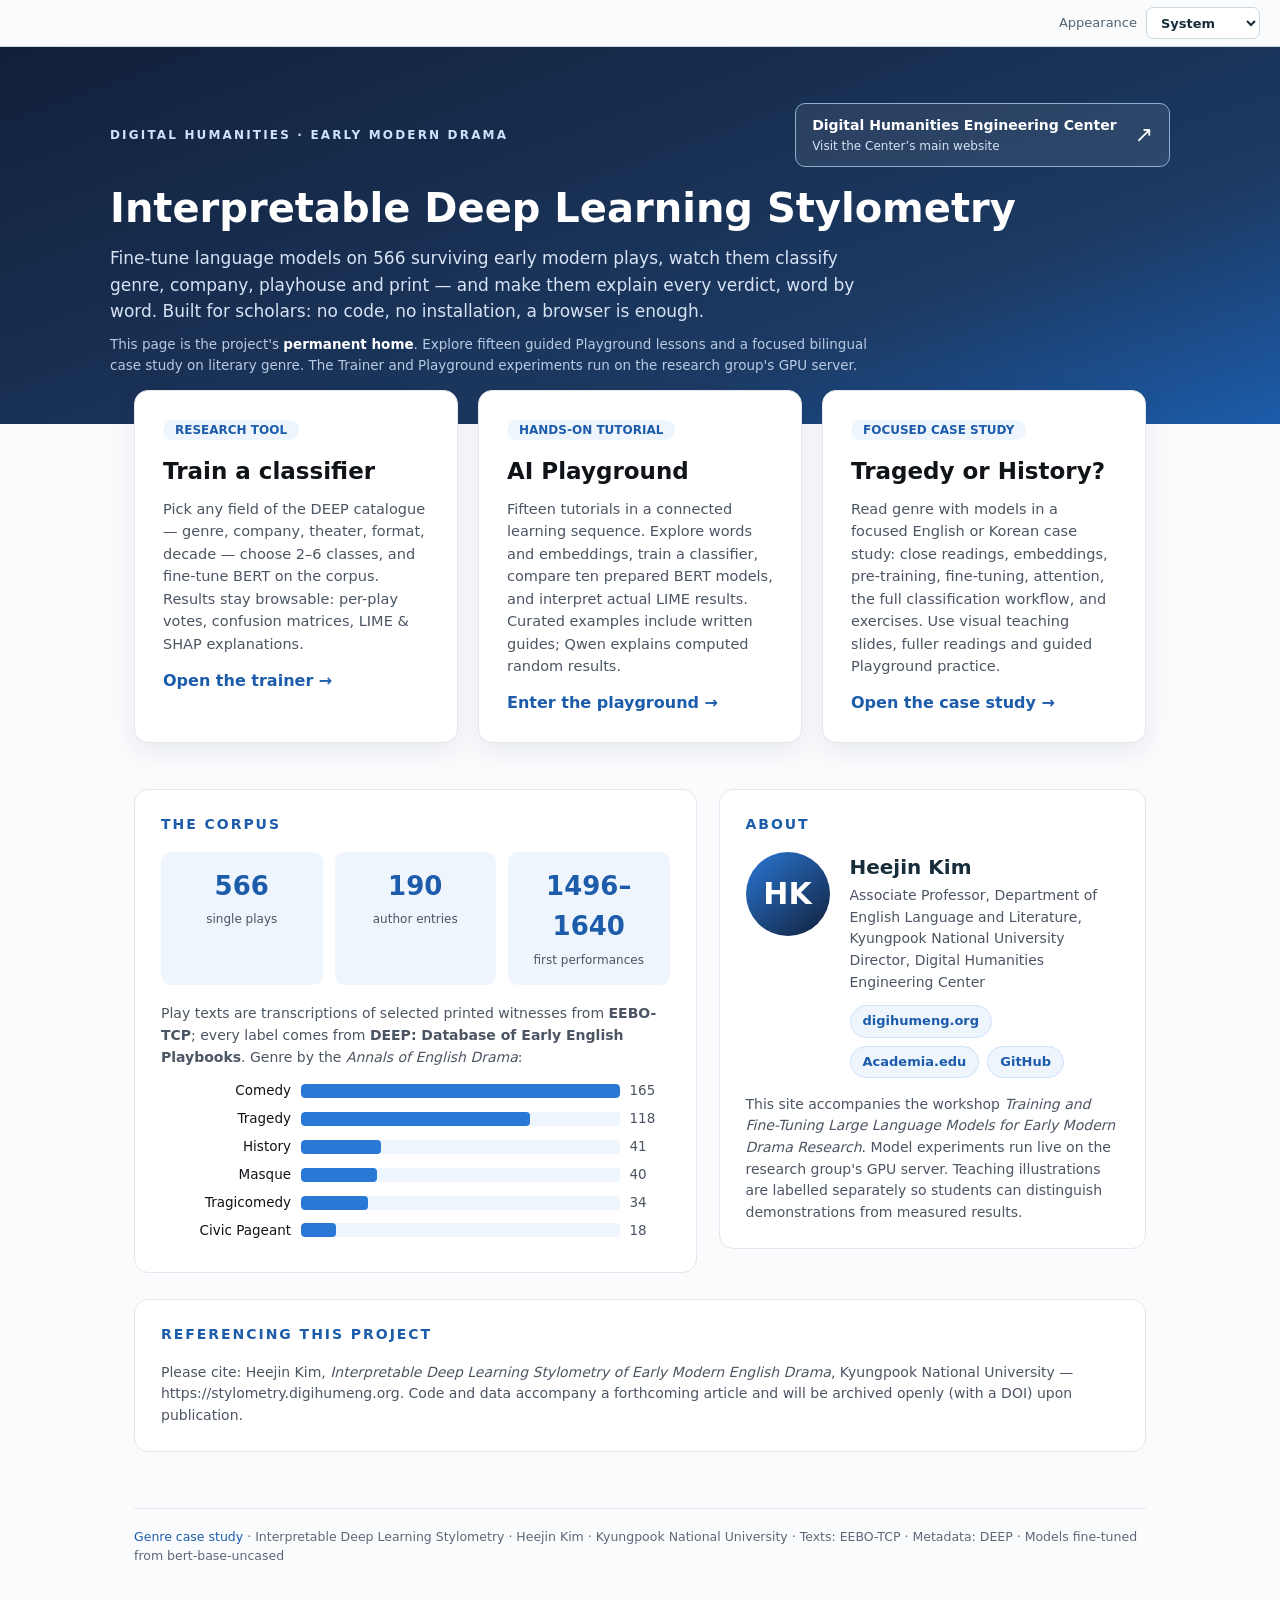
<file: index.html>
<!DOCTYPE html>
<html lang="en"><head><meta name="color-scheme" content="light dark">
<script src="/site-assets/theme.js"></script>
<link rel="stylesheet" href="/site-assets/theme.css">

<meta charset="utf-8">
<meta name="viewport" content="width=device-width, initial-scale=1">

<link rel='canonical' href='https://stylometry.digihumeng.org/'>
<title>Interpretable Deep Learning Stylometry — Early Modern Drama</title>
<style>
  * { box-sizing: border-box; margin: 0; }
  body { font-family: system-ui, -apple-system, 'Segoe UI', sans-serif; background: #fafbfd;
         color: #101418; line-height: 1.55; }
  a { color: #1c5cab; text-decoration: none; }
  a:hover { text-decoration: underline; }
  .wrap { max-width: 1060px; margin: 0 auto; padding: 0 24px 64px; }
  header.hero { background: linear-gradient(160deg, #12203a 0%, #1c3a63 70%, #1c5cab 100%);
                 color: #fff; padding: 56px 24px 48px; }
  .hero-inner { max-width: 1060px; margin: 0 auto; }
  .hero-top { display: flex; align-items: center; justify-content: space-between;
              flex-wrap: wrap; gap: 18px; margin-bottom: 18px; }
  .center-link { display: inline-flex; align-items: center; gap: 18px; max-width: 100%;
                 padding: 12px 16px; border: 1px solid #8faed3; border-radius: 10px;
                 background: rgba(255,255,255,.08); color: #fff; line-height: 1.4; }
  .center-link strong { display: block; font-size: 14px; }
  .center-link small { display: block; margin-top: 2px; font-size: 12px; color: #d7e3f5; }
  .center-link .external-arrow { flex: 0 0 auto; font-size: 22px; }
  .center-link:hover { background: rgba(255,255,255,.16); text-decoration: none; }
  .center-link:hover strong { text-decoration: underline; text-underline-offset: 3px; }
  .center-link:focus-visible { outline: 3px solid #cde2fb; outline-offset: 4px; }
  @media (max-width: 600px) {
    .hero-top { align-items: flex-start; gap: 16px; }
    .center-link { width: 100%; justify-content: space-between; }
  }
  .kicker { letter-spacing: .18em; font-size: 12px; font-weight: 700; color: #cde2fb;
             text-transform: uppercase; }
  h1 { font-size: 40px; line-height: 1.15; margin: 10px 0 14px; font-weight: 800; }
  .hero p { color: #d7e3f5; max-width: 760px; font-size: 17px; }
  .cards { display: grid; grid-template-columns: repeat(auto-fit, minmax(min(100%, 300px), 1fr));
            gap: 20px; margin-top: -34px; }
  .card { background: #fff; border: 1px solid #e5e7eb; border-radius: 14px; padding: 26px 28px;
           box-shadow: 0 8px 24px rgba(16,32,58,.08); display: block; color: #101418; }
  .card:hover { box-shadow: 0 10px 30px rgba(16,32,58,.14); text-decoration: none;
                 transform: translateY(-2px); transition: all .15s; }
  .card .tag { font-size: 12px; font-weight: 700; color: #1c5cab; background: #eff5fd;
                border-radius: 999px; padding: 3px 12px; }
  .card h2 { font-size: 23px; margin: 12px 0 8px; }
  .card p { color: #4b5563; font-size: 14.5px; }
  .card .go { display: inline-block; margin-top: 14px; font-weight: 700; color: #1c5cab; }
  section { margin-top: 46px; }
  h3.sec { font-size: 14px; letter-spacing: .14em; text-transform: uppercase; color: #1c5cab;
            margin-bottom: 16px; }
  .grid2 { display: grid; grid-template-columns: 1.25fr .95fr; gap: 22px; align-items: start; }
  @media (max-width: 800px) { .grid2 { grid-template-columns: 1fr; } }
  .panel { background: #fff; border: 1px solid #e5e7eb; border-radius: 14px; padding: 24px 26px; }
  .tiles { display: grid; grid-template-columns: repeat(3, 1fr); gap: 12px; margin: 14px 0 18px; }
  .tile { background: #eff5fd; border-radius: 10px; padding: 14px 10px; text-align: center; }
  .tile b { display: block; font-size: 26px; color: #1c5cab; }
  .tile span { font-size: 12px; color: #4b5563; }
  .gline { display: flex; align-items: center; gap: 10px; margin: 7px 0; font-size: 13.5px; }
  .gname { width: 130px; text-align: right; color: #101418; }
  .gbar { flex: 1; background: #eff5fd; border-radius: 4px; height: 14px; overflow: hidden; }
  .gbar span { display: block; height: 100%; background: #2a78d6; border-radius: 4px; }
  .gnum { width: 40px; color: #4b5563; }
  .profile { display: flex; gap: 20px; align-items: flex-start; }
  .avatar { width: 84px; height: 84px; border-radius: 50%; background: linear-gradient(140deg, #2a78d6, #12203a);
             color: #fff; font-size: 30px; font-weight: 800; display: flex; align-items: center;
             justify-content: center; flex: 0 0 auto; }
  .profile h4 { font-size: 20px; margin-bottom: 2px; }
  .profile .role { color: #4b5563; font-size: 14px; }
  .links { margin-top: 12px; display: flex; flex-wrap: wrap; gap: 8px; }
  .links a { font-size: 13px; border: 1px solid #cde2fb; background: #eff5fd; color: #1c5cab;
              padding: 5px 12px; border-radius: 999px; font-weight: 600; }
  footer { margin-top: 56px; color: #8a8f98; font-size: 12.5px; border-top: 1px solid #e5e7eb;
            padding-top: 18px; }
</style></head>
<body>
<header class="hero"><div class="hero-inner">
  <div class="hero-top">
    <div class="kicker">Digital Humanities · Early Modern Drama</div>
    <a class="center-link" href="https://digihumeng.org/">
      <span><strong>Digital Humanities Engineering Center</strong>
        <small>Visit the Center’s main website</small></span>
      <span class="external-arrow" aria-hidden="true">↗</span>
    </a>
  </div>
  <h1>Interpretable Deep Learning Stylometry</h1>
  <p>Fine-tune language models on 566 surviving early modern plays, watch them classify
     genre, company, playhouse and print — and make them explain every verdict, word by word.
     Built for scholars: no code, no installation, a browser is enough.</p>
  <p style='margin-top:10px;font-size:13.5px;color:#b9c9e2'>This page is the project's <b style='color:#fff'>permanent home</b>. Explore fifteen guided Playground lessons and a focused bilingual case study on literary genre. The Trainer and Playground experiments run on the research group's GPU server.</p>
</div></header>

<div class="wrap">
  <div class="cards">
    <a class="card" href="https://interpretable-deep-learning-stylometry.ngrok.app/train/">
      <span class="tag">RESEARCH TOOL</span>
      <h2>Train a classifier</h2>
      <p>Pick any field of the DEEP catalogue — genre, company, theater, format, decade —
         choose 2–6 classes, and fine-tune BERT on the corpus. Results stay browsable:
         per-play votes, confusion matrices, LIME &amp; SHAP explanations.</p>
      <span class="go">Open the trainer →</span>
    </a>
    <a class="card" href="https://interpretable-deep-learning-stylometry.ngrok.app/play/">
      <span class="tag">HANDS-ON TUTORIAL</span>
      <h2>AI Playground</h2>
      <p>Fifteen tutorials in a connected learning sequence. Explore words and embeddings,
         train a classifier, compare ten prepared BERT models, and interpret actual LIME results.
         Curated examples include written guides; Qwen explains computed random results.</p>
      <span class="go">Enter the playground →</span>
    </a>
    <a class="card" href="/teaching/">
      <span class="tag">FOCUSED CASE STUDY</span>
      <h2>Tragedy or History?</h2>
      <p>Read genre with models in a focused English or Korean case study: close readings,
         embeddings, pre-training, fine-tuning, attention, the full classification workflow,
         and exercises. Use visual teaching slides, fuller readings and guided Playground practice.</p>
      <span class="go">Open the case study →</span>
    </a>
  </div>

  <section class="grid2">
    <div class="panel">
      <h3 class="sec">The corpus</h3>
      <div class="tiles">
        <div class="tile"><b>566</b><span>single plays</span></div>
        <div class="tile"><b>190</b><span>author entries</span></div>
        <div class="tile"><b>1496–1640</b><span>first performances</span></div>
      </div>
      <p style="font-size:14px;color:#4b5563">Play texts are transcriptions of selected printed witnesses from <b>EEBO-TCP</b>; every label comes from <b>DEEP: Database of Early English
        Playbooks</b>. Genre by the <i>Annals of English Drama</i>:</p>
      <div style="margin-top:12px"><div class='gline'><span class='gname'>Comedy</span><span class='gbar'><span style='width:100%'></span></span><span class='gnum'>165</span></div><div class='gline'><span class='gname'>Tragedy</span><span class='gbar'><span style='width:72%'></span></span><span class='gnum'>118</span></div><div class='gline'><span class='gname'>History</span><span class='gbar'><span style='width:25%'></span></span><span class='gnum'>41</span></div><div class='gline'><span class='gname'>Masque</span><span class='gbar'><span style='width:24%'></span></span><span class='gnum'>40</span></div><div class='gline'><span class='gname'>Tragicomedy</span><span class='gbar'><span style='width:21%'></span></span><span class='gnum'>34</span></div><div class='gline'><span class='gname'>Civic Pageant</span><span class='gbar'><span style='width:11%'></span></span><span class='gnum'>18</span></div></div>
    </div>
    <div class="panel">
      <h3 class="sec">About</h3>
      <div class="profile">
        <div class="avatar">HK</div>
        <div>
          <h4>Heejin Kim</h4>
          <div class="role">Associate Professor, Department of English Language and Literature,
            Kyungpook National University<br>
            Director, Digital Humanities Engineering Center</div>
          <div class="links">
            <a href="https://digihumeng.org/" target="_blank" rel="noopener">digihumeng.org</a>
            <a href="https://knu.academia.edu/HeejinKim" target="_blank">Academia.edu</a>
            <a href="https://github.com/hkim1596" target="_blank">GitHub</a>
          </div>
        </div>
      </div>
      <p style="margin-top:16px;font-size:14px;color:#4b5563">This site accompanies the workshop
        <i>Training and Fine-Tuning Large Language Models for Early Modern Drama Research</i>.
        Model experiments run live on the research group's GPU server. Teaching illustrations
        are labelled separately so students can distinguish demonstrations from measured results.</p>
    </div>
  </section>

  <section class='panel' style='margin-top:26px'><h3 class='sec'>Referencing this project</h3><p style='font-size:14px;color:#4b5563'>Please cite: Heejin Kim, <i>Interpretable Deep Learning Stylometry of Early Modern English Drama</i>, Kyungpook National University — https://stylometry.digihumeng.org. Code and data accompany a forthcoming article and will be archived openly (with a DOI) upon publication.</p></section>
<footer><a href="https://stylometry.digihumeng.org/teaching/">Genre case study</a> · Interpretable Deep Learning Stylometry · Heejin Kim · Kyungpook National University ·
    Texts: EEBO-TCP · Metadata: DEEP · Models fine-tuned from bert-base-uncased</footer>
</div>
</body></html>
</file>
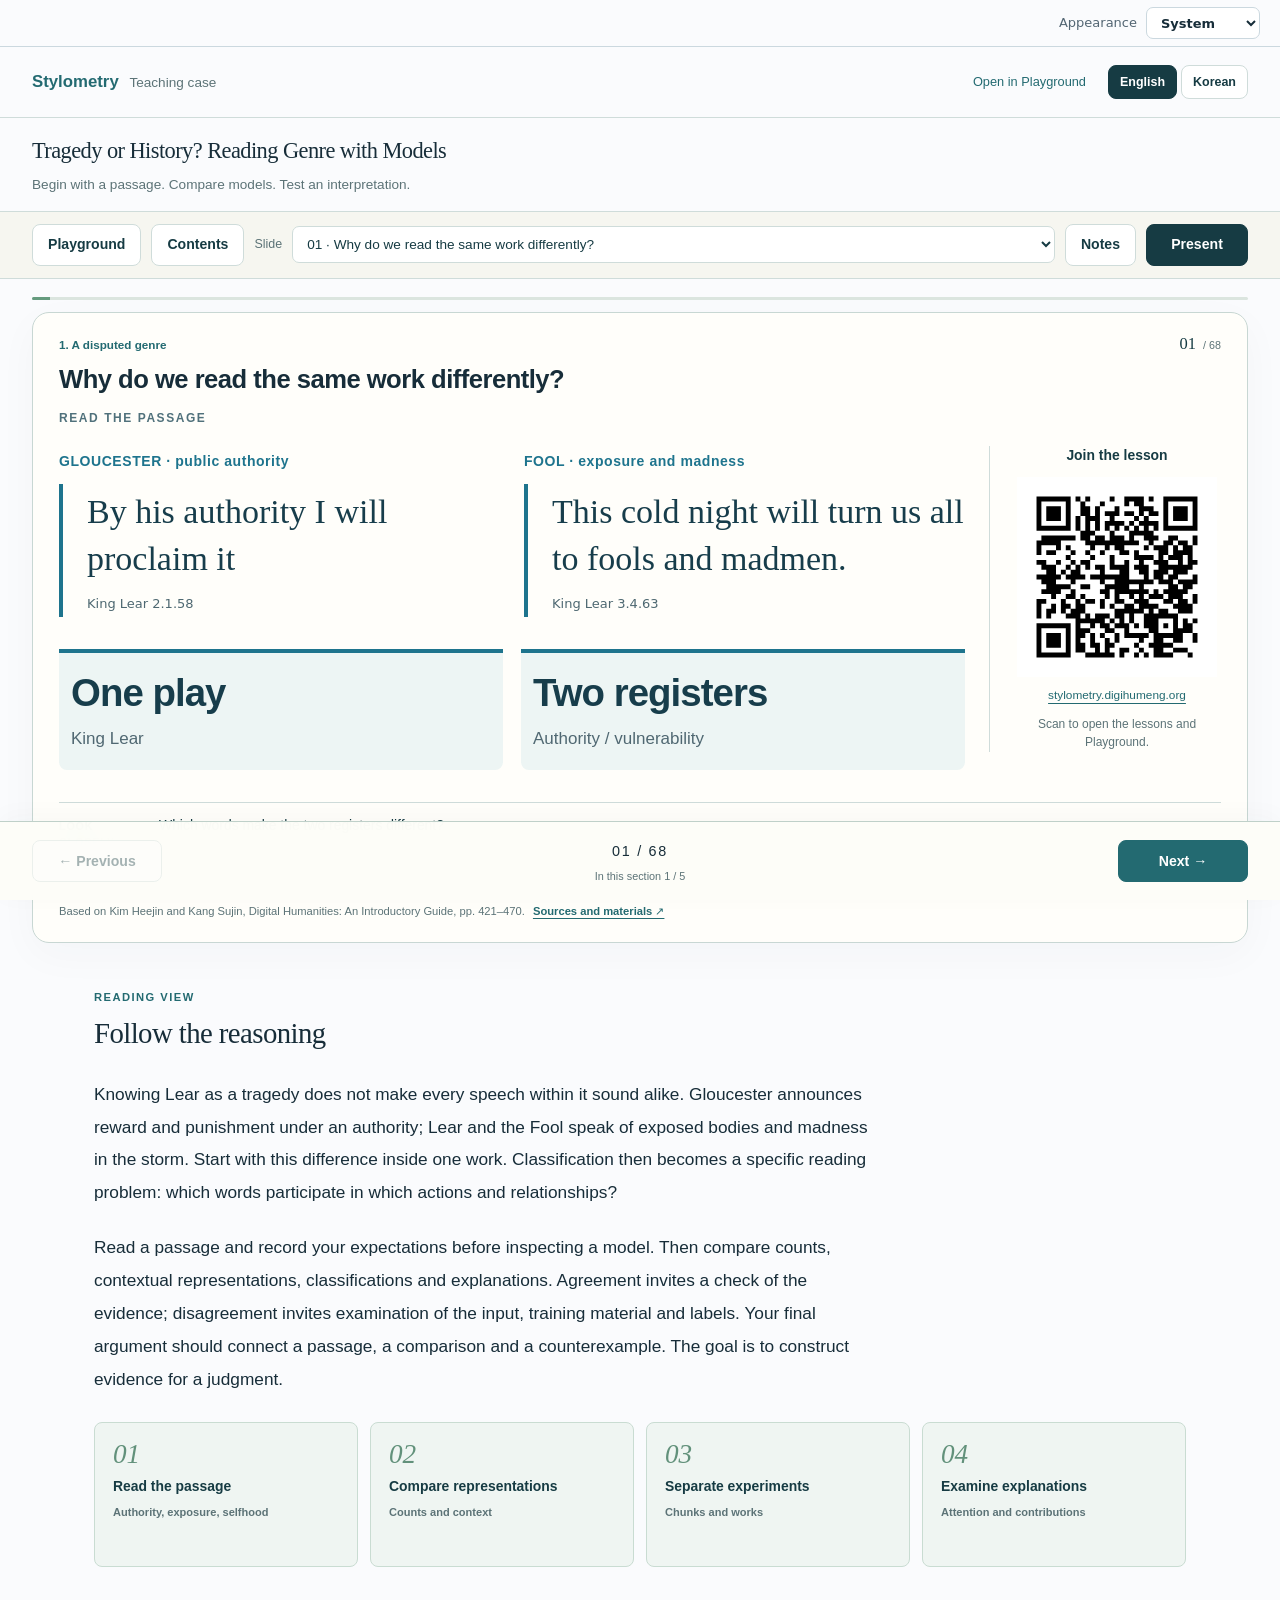
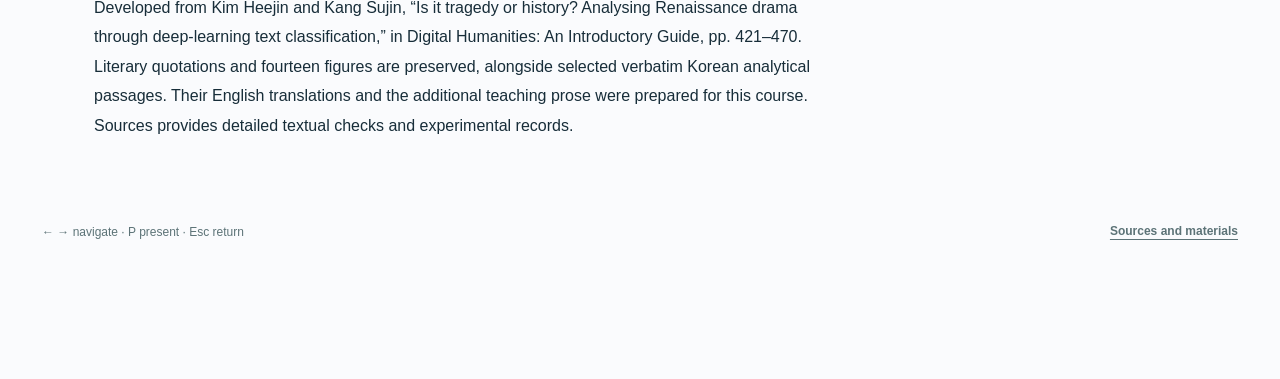
<file: teaching/index.html>
<!doctype html>
<html lang="en">
<head><meta name="color-scheme" content="light dark">
<script src="/site-assets/theme.js"></script>
<link rel="stylesheet" href="/site-assets/theme.css">

  <meta charset="utf-8">
  <meta name="viewport" content="width=device-width,initial-scale=1">
  <meta name="description" content="A bilingual teaching case on literary genre: read closely, inspect models, and test an interpretation.">
  <title>Tragedy or History? Reading Genre with Models</title>
  <link rel="stylesheet" href="styles.css">
  <link rel="stylesheet" href="visuals.css">
</head>
<body>
  <a class="skip-link" href="#slide">Skip to the teaching slide</a>
  <header class="site-header">
    <a class="brand" href="https://stylometry.digihumeng.org/" target="_top">Stylometry <span id="brand-context">Teaching case</span></a>
    <a id="native-case-link" href="https://interpretable-deep-learning-stylometry.ngrok.app/play/genre-case-study/" target="_top">Open in Playground</a>
    <div class="languages" role="group" aria-label="Language"><button data-lang="en" lang="en">English</button><button data-lang="ko" lang="en">Korean</button></div>
  </header>
  <div class="course-heading"><h1 id="course-title"></h1><p id="course-subtitle"></p></div>
  <div class="teaching-toolbar" aria-label="Teaching controls">
    <button id="directory-toggle" aria-haspopup="dialog">Playground</button>
    <button id="outline-toggle" aria-controls="course-outline" aria-expanded="false">Contents</button>
    <div class="slide-selector"><label for="slide-select" id="select-label"></label><select id="slide-select"></select></div>
    <button id="notes-toggle" aria-haspopup="dialog"></button>
    <button id="presentation-toggle" class="presentation-toggle" aria-pressed="false"></button>
  </div>
  <div class="course-shell">
    <aside class="course-outline" id="course-outline" hidden>
      <div class="outline-top"><h2 id="outline-label"></h2><button id="outline-close" aria-label="Close contents">×</button></div>
      <nav id="section-list" aria-label="Case-study contents"></nav>
      <p id="outline-note"></p>
    </aside>
    <main class="course-main">
      <div class="progress" aria-hidden="true"><div id="progress-bar"></div></div>
      <p id="announcer" class="sr-only" aria-live="polite"></p>
      <article id="slide" tabindex="-1"></article>
      <footer class="course-footer"><span id="keyboard-help"></span><button id="sources-toggle" class="text-button" aria-haspopup="dialog"></button></footer>
    </main>
  </div>
  <nav class="slide-navigation" aria-label="Slide navigation">
    <button id="previous"></button>
    <div class="navigation-progress"><span id="slide-count"></span><small id="section-count"></small></div>
    <button id="next" class="primary"></button>
  </nav>
  <dialog id="directory-dialog" aria-labelledby="directory-title"><div class="dialog-top"><h2 id="directory-title"></h2><button id="close-directory"></button></div><div id="station-directory" class="practice-directory"></div></dialog>
  <dialog id="notes-panel" class="text-dialog" aria-labelledby="notes-title">
    <div class="dialog-top"><h2 id="notes-title"></h2><button id="close-notes"></button></div>
    <label for="notes" id="notes-label"></label><textarea id="notes" rows="10"></textarea>
    <div class="notes-actions"><span id="notes-help"></span><button id="download-notes"></button></div>
  </dialog>
  <dialog id="sources-dialog" class="text-dialog" aria-labelledby="sources-title">
    <div class="dialog-top"><h2 id="sources-title"></h2><button id="close-sources"></button></div><div id="sources"></div>
  </dialog>
  <dialog id="figure-dialog" aria-labelledby="dialog-title">
    <div class="dialog-top"><h2 id="dialog-title"></h2><button id="close-figure" autofocus></button></div>
    <div class="figure-scroll"><img id="dialog-image" alt=""></div><p id="dialog-caption"></p>
  </dialog>
  <dialog id="practice-dialog" aria-labelledby="practice-dialog-title">
    <div class="dialog-top"><div><p class="dialog-kicker" id="practice-dialog-kicker"></p><h2 id="practice-dialog-title"></h2></div><button id="close-practice"></button></div>
    <div class="practice-dialog-tools"><p id="practice-language-note"></p><a id="practice-full-link" target="_blank" rel="noopener"></a></div>
    <p id="practice-loading" role="status"></p><div id="practice-frame-host"></div>
  </dialog>
  <script src="content.js"></script><script src="practice.js"></script><script src="passages.js"></script><script src="case-data.js"></script><script src="case-study.js"></script><script src="case-visuals.js"></script><script src="readings.js"></script><script src="practice-links.js"></script><script src="visual-evidence.js"></script><script src="visuals.js"></script><script src="workflows.js"></script><script src="course.js"></script>
</body>
</html>
</file>
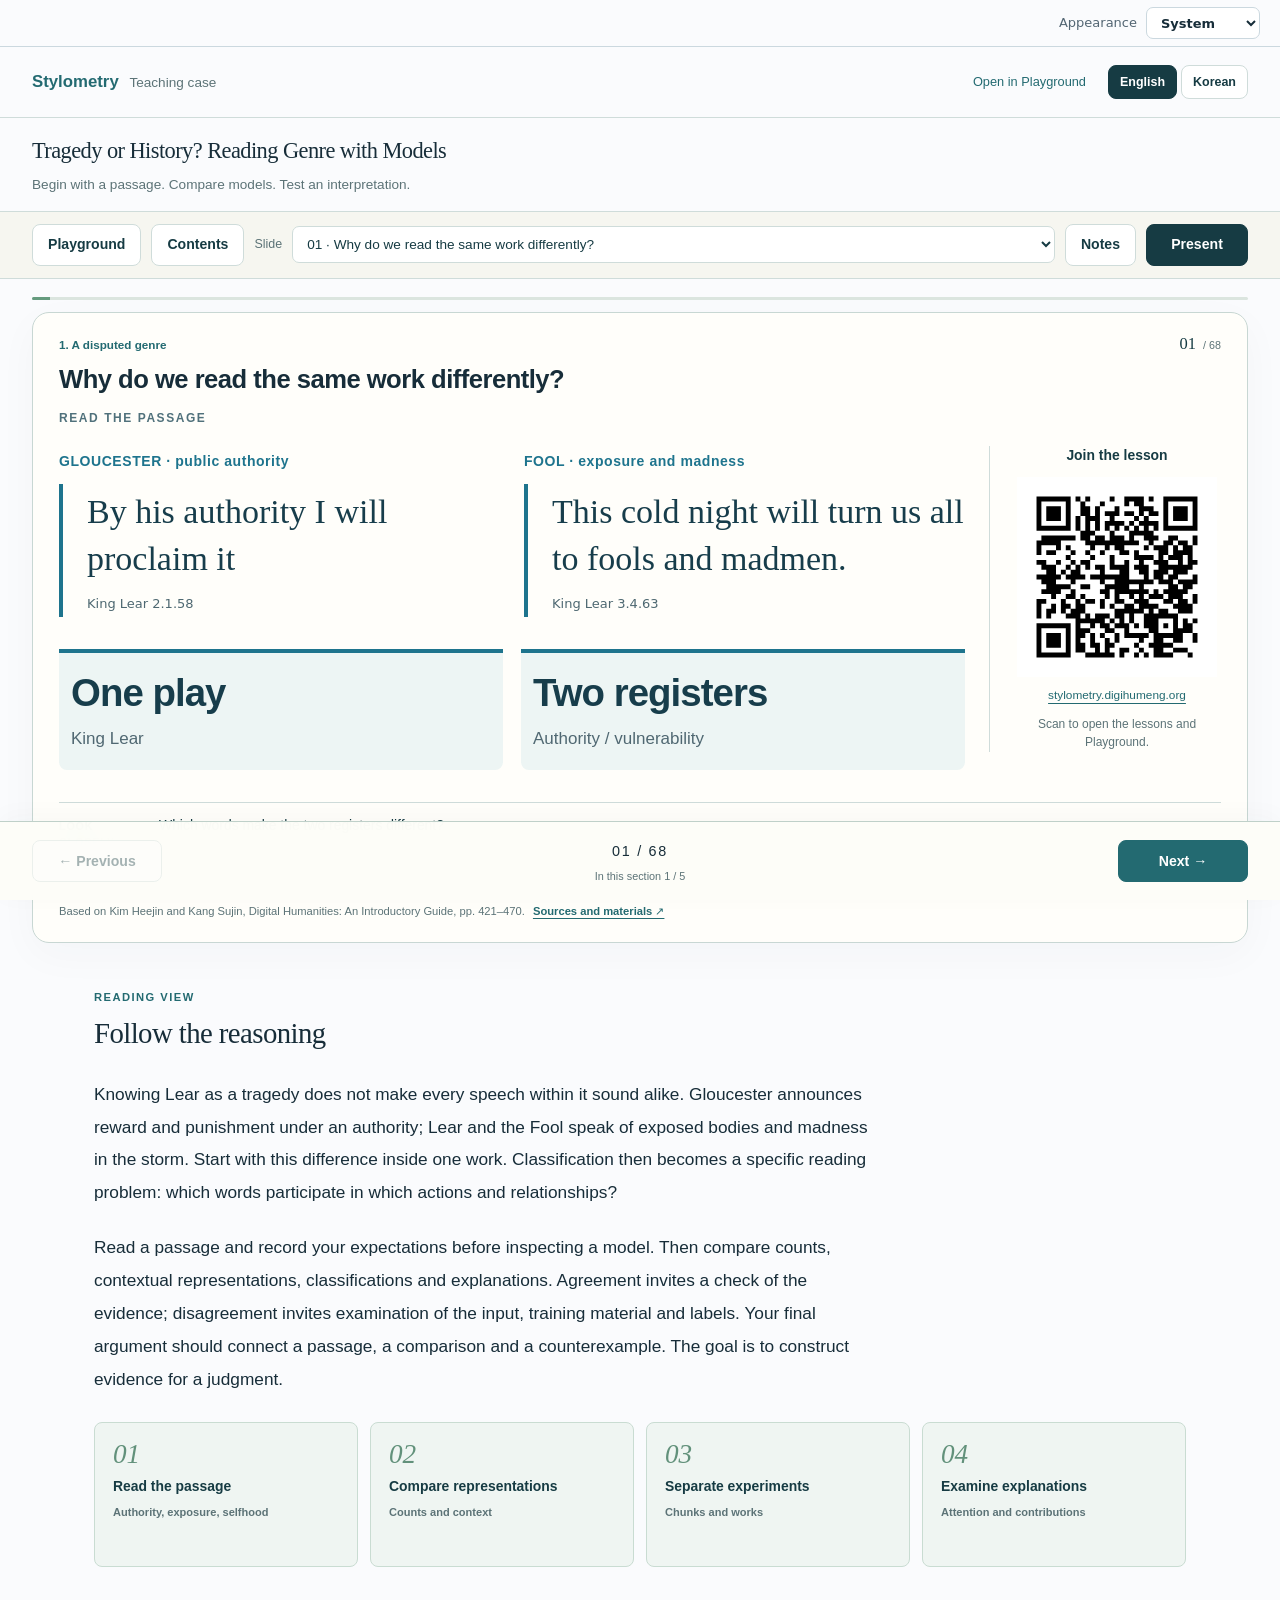
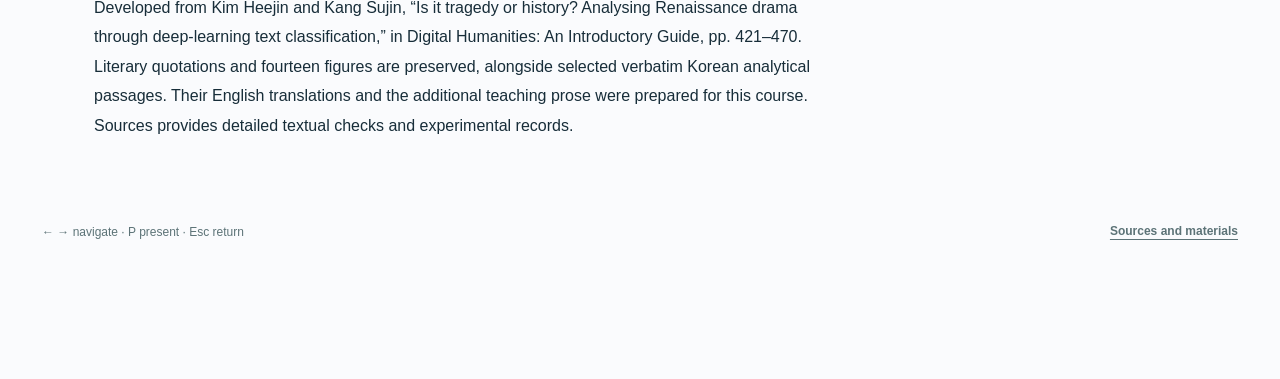
<file: teaching/lesson-11.html>
<!doctype html><html lang="en"><head><meta name="color-scheme" content="light dark">
<script src="/site-assets/theme.js"></script>
<link rel="stylesheet" href="/site-assets/theme.css">
<meta charset="utf-8"><meta name="viewport" content="width=device-width,initial-scale=1"><noscript><meta http-equiv="refresh" content="0;url=./"></noscript><title>Tragedy or History? Reading Genre with Models</title><link rel="stylesheet" href="legacy-theme.css"></head><body><a href="./">Open the bilingual genre case study</a><script>location.replace('./'+location.search+location.hash);</script></body></html>
</file>
<file: site-assets/theme.css>
:root{--site-bg:#fafbfd;--site-surface:#fff;--site-ink:#172d39;--site-muted:#526572;--site-line:#cbd8df;--site-pale:#edf4fa;--site-link:#205c98}
html[data-theme=dark]{--site-bg:#101d25;--site-surface:#182a34;--site-ink:#e6edf1;--site-muted:#b3c4ce;--site-line:#405762;--site-pale:#203b4b;--site-link:#94c9ff;color-scheme:dark}
html[data-theme=light]{color-scheme:light}
html[data-theme] body{background-color:var(--site-bg);color:var(--site-ink)}
.site-appearance{box-sizing:border-box;display:flex;align-items:center;justify-content:flex-end;gap:9px;padding:7px max(20px,calc((100vw - 1376px)/2));min-height:46px;width:100%;background:var(--site-bg);color:var(--site-muted);border-bottom:1px solid var(--site-line);font:500 13px/1.4 system-ui,-apple-system,sans-serif;position:relative;z-index:12;flex-shrink:0}
.site-appearance label{margin:0;font:inherit;color:inherit}.site-appearance select{box-sizing:border-box;width:auto;min-width:98px;min-height:32px;padding:5px 27px 5px 10px;border:1px solid var(--site-line);border-radius:7px;background:var(--site-surface);color:var(--site-ink);font:600 13px/1.4 system-ui,-apple-system,sans-serif}
.site-appearance select:focus-visible{outline:3px solid #c69b55;outline-offset:2px}
/* The homepage uses these surfaces on both hosting origins. */
html[data-theme=dark] .wrap .card,html[data-theme=dark] .wrap .panel{background:var(--site-surface);border-color:var(--site-line);color:var(--site-ink)}
html[data-theme=dark] .wrap .card p,html[data-theme=dark] .wrap .role,html[data-theme=dark] .wrap .tile span,html[data-theme=dark] .wrap .gnum,html[data-theme=dark] .wrap footer{color:var(--site-muted)}
html[data-theme=dark] .wrap .card .tag,html[data-theme=dark] .wrap .tile,html[data-theme=dark] .wrap .gbar,html[data-theme=dark] .wrap .links a{background:var(--site-pale);border-color:var(--site-line)}
html[data-theme=dark] .wrap .card .tag,html[data-theme=dark] .wrap .card .go,html[data-theme=dark] .wrap .tile b,html[data-theme=dark] .wrap a,html[data-theme=dark] .wrap h3.sec{color:var(--site-link)}
html[data-theme=dark] .wrap .gname{color:var(--site-ink)}
html[data-theme=dark] .wrap [style*="color:#4b5563"]{color:var(--site-muted)!important}
/* Gradio supplies its own dark control tokens. The custom teaching HTML needs
   the same treatment; chart/image pixels and model values remain unchanged. */
html[data-theme] body:has(gradio-app){background:var(--site-bg)!important;color:var(--site-ink)!important}
html[data-theme] gradio-app{background:var(--site-bg)}
html[data-theme] gradio-app footer{display:none!important}
html[data-theme=dark] .gradio-container{background:var(--site-bg)}
html[data-theme=dark] .station-card{background:var(--site-surface)!important;border-color:var(--site-line)!important;color:var(--site-ink)!important}
html[data-theme=dark] .station-card p,html[data-theme=dark] .station-intro,html[data-theme=dark] .station-note,html[data-theme=dark] .station-part{color:var(--site-muted)!important}
html[data-theme=dark] .station-number,html[data-theme=dark] .station-open,html[data-theme=dark] .howto .label-wrap span{color:var(--site-link)!important}
html[data-theme=dark] .chapter-card{background:var(--site-pale)!important;border-color:var(--site-line)!important;color:var(--site-ink)!important}
html[data-theme=dark] .gradio-container [style*="color:#101418"],html[data-theme=dark] .gradio-container [style*="color: #101418"]{color:var(--site-ink)!important}
html[data-theme=dark] .gradio-container [style*="color:#4b5563"],html[data-theme=dark] .gradio-container [style*="color: #4b5563"],html[data-theme=dark] .gradio-container [style*="color:#8a8f98"],html[data-theme=dark] .gradio-container [style*="color:#a15c00"]{color:var(--site-muted)!important}
html[data-theme=dark] .gradio-container [style*="color:#1c5cab"]{color:var(--site-link)!important}
html[data-theme=dark] .gradio-container [style*="color:#c2185b"]{color:#ff9fc5!important}
html[data-theme=dark] .gradio-container [style*="background:#eff5fd"],html[data-theme=dark] .gradio-container [style*="background:#fdf3f6"],html[data-theme=dark] .gradio-container [style*="background:#eef7ee"],html[data-theme=dark] .gradio-container [style*="background:#fff7e6"]{background:var(--site-pale)!important}
html[data-theme=dark] .gradio-container [style*="border:1px solid #e5e7eb"],html[data-theme=dark] .gradio-container [style*="border-bottom:1px solid #e5e7eb"]{border-color:var(--site-line)!important}
html[data-theme=dark] .gradio-container mark{color:#172d39}
iframe[data-theme-result]{background:var(--site-surface)!important;border-color:var(--site-line)!important}
/* Selected tabs and compact labels must stay legible in both palettes. */
html[data-theme=dark] .gradio-container [role=tab][aria-selected=true]{color:var(--site-link)!important;border-bottom-color:var(--site-link)!important}
html[data-theme=light] .gradio-container [role=tab][aria-selected=true]{color:#205c98!important;border-bottom-color:#205c98!important}
html[data-theme=light] .gradio-container .label-wrap>span,html[data-theme=light] .gradio-container [data-testid=block-info],html[data-theme=light] .gradio-container label.float{color:#3730a3!important}
html[data-theme=light] .gradio-container button.primary{background:#5145cd!important;color:#fff!important}
html[data-theme=light] .gradio-container button.primary:hover:not(:disabled){background:#4438b9!important}
html[data-theme=light] .wrap footer,html[data-theme=light] .gradio-container [style*="color:#8a8f98"]{color:#5c6877!important}
@media(max-width:600px){.site-appearance{padding:6px 14px;min-height:44px}.site-appearance select{min-height:32px}}
@media print{.site-appearance{display:none}}
</file>
<file: teaching/styles.css>
:root{--paper:#f6f6f0;--ink:#163b43;--muted:#5c7377;--line:#cfdcda;--blue:#236a71;--mint:#e8f1e9;--warm:#f5ead7;--sans:Inter,-apple-system,BlinkMacSystemFont,'Apple SD Gothic Neo','Malgun Gothic',sans-serif;--serif:Georgia,'Noto Serif KR',Batang,serif}
*{box-sizing:border-box}html{scroll-padding-top:100px}body{margin:0;background:var(--paper);color:var(--ink);font:17px/1.72 var(--sans);padding-bottom:102px}button,select,textarea,input{font:inherit}button,select{color:var(--ink)}button{cursor:pointer;border:1px solid var(--line);padding:9px 15px;background:white;border-radius:8px;font-size:.88rem;font-weight:650;line-height:1.45;min-height:42px}button:hover:not(:disabled){background:#eaf3ef;border-color:var(--blue)}button:disabled{opacity:.38;cursor:default}a{color:var(--blue);text-underline-offset:4px}button:focus-visible,a:focus-visible,select:focus-visible,textarea:focus-visible,input:focus-visible,summary:focus-visible,[tabindex='0']:focus-visible{outline:3px solid #b77e2e;outline-offset:3px}h1,h2,h3,p{margin-top:0}h1,h2,h3{line-height:1.3}h1,h2{word-break:keep-all}p{margin-bottom:1.1em}img,svg{max-width:100%}[hidden]{display:none!important}.sr-only{position:absolute;width:1px;height:1px;padding:0;overflow:hidden;clip:rect(0,0,0,0);white-space:nowrap;border:0}.skip-link{position:absolute;top:-80px;left:16px;z-index:30;background:white;padding:12px}.skip-link:focus{top:12px}
.site-header{max-width:1440px;margin:auto;padding:18px 32px;display:flex;align-items:center;gap:22px;border-bottom:1px solid var(--line)}.brand{font-weight:800;text-decoration:none;font-size:1.05rem;white-space:nowrap}.brand span{font-weight:450;color:var(--muted);margin-left:6px;font-size:.85rem}#native-case-link{margin-left:auto;font-size:.8rem;text-decoration:none}.languages{display:flex;gap:4px}.languages button{font-size:.78rem;padding:6px 11px;min-height:34px}.languages button[aria-pressed=true]{background:var(--ink);color:white;border-color:var(--ink)}
.course-heading{max-width:1280px;margin:28px auto 22px;padding:0 32px}.course-heading h1{font:500 clamp(1.4rem,2.4vw,2rem)/1.3 var(--serif);letter-spacing:-.025em;margin:0 0 8px}.course-heading p{font-size:.94rem;color:var(--muted);margin:0}.teaching-toolbar{display:flex;gap:10px;align-items:center;position:sticky;top:0;z-index:8;background:#f6f6f0f5;backdrop-filter:blur(14px);padding:12px max(24px,calc((100vw - 1216px)/2));border-block:1px solid var(--line)}.slide-selector{display:flex;flex:1;min-width:0;align-items:center;gap:10px}.slide-selector label{font-size:.78rem;color:var(--muted)}select{width:100%;min-width:0;padding:9px 32px 9px 10px;border:1px solid var(--line);border-radius:7px;background:white;font-size:.85rem;line-height:1.5}.presentation-toggle{background:var(--ink);color:white;border-color:var(--ink);min-width:102px}.presentation-toggle:hover:not(:disabled){background:#24525b;color:white}
.course-shell{max-width:1344px;margin:auto;padding:26px 32px 30px;display:block}.course-main{min-width:0;max-width:1216px;margin:auto}.course-outline{border:1px solid var(--line);border-radius:12px;background:#fff;padding:18px;align-self:start}.outline-top{display:flex;justify-content:space-between;align-items:center;gap:12px;margin-bottom:15px}.outline-top h2{font-size:.9rem;margin:0}.outline-top button{padding:2px 10px;min-height:32px}.outline-group{font-size:.74rem;font-weight:750;color:var(--muted);margin:18px 4px 5px}.outline-button{display:flex;align-items:center;justify-content:space-between;gap:10px;width:100%;text-align:left;background:none;border:1px solid transparent;padding:9px;font-size:.8rem;font-weight:500;margin:2px 0}.outline-button span{flex:1;min-width:0}.outline-button small{font:500 .7rem/1.3 var(--sans);color:var(--muted);white-space:nowrap}.outline-button[aria-current=step]{background:#eaf2ed;border-color:#bdd2c9;font-weight:750}.outline-button.subsection{padding-left:17px}#outline-note{font-size:.76rem;color:var(--muted);border-top:1px solid var(--line);padding-top:15px;margin:18px 0 0}.toc-open .course-shell{display:grid;grid-template-columns:250px minmax(0,1fr);gap:25px}.toc-open .course-outline{position:sticky;top:90px;max-height:calc(100vh - 190px);overflow:auto;scrollbar-gutter:stable}
.progress{height:3px;background:#dbe5df;border-radius:5px;overflow:hidden;margin-bottom:22px}#progress-bar{height:100%;background:#659b7e;transition:width .2s}.eyebrow{text-transform:uppercase;letter-spacing:.13em;font-size:.7rem;font-weight:800;color:var(--blue);margin:0 0 8px}#slide{outline:none;scroll-margin-top:92px}.teaching-stage{border:1px solid #c8d7d3;border-radius:17px;background:#fffefa;padding:clamp(22px,3vw,40px);box-shadow:0 12px 42px #284c4208}.stage-heading{display:flex;align-items:center;justify-content:space-between;gap:22px;margin-bottom:17px}.section-heading{font-size:.82rem;font-weight:650;color:var(--blue);margin:0}.stage-number{font:500 1.35rem/1 var(--serif);color:var(--ink);white-space:nowrap}.stage-number span{font:400 .75rem var(--sans);color:var(--muted);margin-left:3px}.slide-title{font:500 clamp(1.9rem,3.2vw,3rem)/1.19 var(--serif);letter-spacing:-.035em;margin:0 0 15px;max-width:1100px}.slide-takeaway{font-size:clamp(1.06rem,1.65vw,1.35rem);line-height:1.6;max-width:1050px;margin:0 0 25px;color:#3f6064;word-break:keep-all}.stage-visual{min-width:0;margin:18px 0 25px}.stage-question{display:grid;grid-template-columns:110px minmax(0,1fr);gap:20px;border-top:1px solid var(--line);padding-top:20px}.stage-question h3{font-size:.75rem;text-transform:uppercase;letter-spacing:.09em;color:var(--blue);margin:4px 0 0}.stage-question p{font-size:1rem;line-height:1.65;margin:0;word-break:keep-all}.stage-prompt{display:flex;align-items:center;gap:28px;min-height:280px;padding:32px;background:#edf4ee;border-radius:12px}.stage-prompt span{font:italic 4rem var(--serif);color:#85a793}.stage-prompt p{font:1.6rem/1.5 var(--serif);margin:0}.stage-passage{margin:0;padding:25px;background:#f7f0e3;font:1.15rem/1.8 var(--serif);max-height:350px;overflow:auto;white-space:pre-wrap}
.reading-material{margin:45px auto 0;max-width:1120px}.section-introduction{margin:0 0 25px}.section-introduction h2{font:500 1.8rem/1.3 var(--serif);letter-spacing:-.02em;margin:0 0 10px}.section-introduction>p:not(.eyebrow){font-size:.88rem;color:var(--muted);max-width:70ch}.full-reading{padding:0 14px 35px}.reading-prose{font-size:1.08rem;line-height:1.9;max-width:82ch}.reading-prose p{margin:0 0 1.3em;word-break:keep-all}.slide-body{font-size:1rem;line-height:1.85;margin-top:25px}.slide-body>p{max-width:85ch;word-break:keep-all}.slide-body>ul{padding:20px 26px 20px 43px;background:#eef3ed;border-radius:12px;margin:24px 0;max-width:90ch}.slide-body li{padding:5px 0}.figure-grid{scroll-margin-top:100px}
.practice-section{margin:18px 0 0;padding:34px;border:1px solid #cad8d2;border-radius:16px;background:#eef3ed}.practice-tasks{display:grid;grid-template-columns:repeat(2,minmax(0,1fr));gap:26px 32px;margin:0 0 30px}.practice-tasks section{min-width:0;position:relative;padding-left:39px}.task-number{position:absolute;left:0;top:1px;color:#78917c;font:italic 1.25rem var(--serif)}.practice-tasks h3{font-size:.98rem;margin:0 0 9px}.practice-tasks p{font-size:.9rem;line-height:1.75;margin:0;color:#3e5e58}.further-links{display:flex;flex-direction:column;gap:7px;margin-top:10px}.further-links a{font-size:.8rem}.practice-card-grid{display:grid;grid-template-columns:repeat(auto-fit,minmax(min(100%,340px),1fr));gap:16px}.practice-card{border:1px solid #bdd0c3;border-radius:11px;padding:22px;background:#fffefa;min-width:0}.practice-card-heading{display:flex;align-items:center;gap:12px;margin-bottom:11px}.station-number{display:flex;align-items:center;justify-content:center;flex:0 0 31px;height:31px;border:1px solid #c6d5c9;border-radius:50%;font-size:.8rem;color:#45725b}.practice-card h3{font-size:1.1rem;line-height:1.4;margin:0}.practice-card p{font-size:.89rem;line-height:1.65}.practice-card .prepared-hint{font-size:.83rem;color:var(--muted);margin-bottom:16px}.practice-actions{display:flex;flex-wrap:wrap;gap:12px;align-items:center;margin-top:18px}.practice-actions button{font-size:.8rem;background:#245e55;color:white;border-color:#245e55}.practice-actions button:hover:not(:disabled){background:#16483f}.practice-actions a{font-size:.76rem}.all-practice{margin-top:26px;border-top:1px solid #c8d7cc;padding-top:20px}.all-practice>summary{cursor:pointer;font-size:.91rem;font-weight:650}.practice-directory{display:grid;grid-template-columns:repeat(3,minmax(0,1fr));gap:12px;margin-top:20px}.practice-card.compact{padding:15px}.compact .practice-card-heading{align-items:flex-start;gap:9px}.compact h3{font-size:.84rem}.compact .practice-actions{display:block;margin-top:12px}.compact .practice-actions button{width:100%;font-size:.74rem;padding:7px 8px}.compact .practice-actions a{display:block;margin-top:8px;font-size:.71rem}
.slide-navigation{position:fixed;bottom:0;left:0;right:0;z-index:10;display:flex;justify-content:space-between;align-items:center;gap:20px;padding:14px max(24px,calc((100vw - 1216px)/2));background:#fdfdf8f5;backdrop-filter:blur(14px);border-top:1px solid #bfd0c9;box-shadow:0 -5px 25px #173f3a07}.slide-navigation>button{min-width:130px}.navigation-progress{text-align:center;min-width:0}#slide-count{font-size:.9rem;letter-spacing:.12em}#section-count{display:block;font-size:.68rem;color:var(--muted);margin-top:2px}.primary{background:var(--blue);border-color:var(--blue);color:white}.primary:hover:not(:disabled){background:#164e54;color:white}.course-footer{display:flex;justify-content:space-between;gap:20px;align-items:center;margin:24px 10px 0;color:var(--muted);font-size:.75rem}.text-button{border:0;background:none;padding:0;font-size:inherit;color:var(--muted);text-decoration:underline;text-underline-offset:4px;min-height:30px}
.presenting .course-heading,.presenting .reading-material,.presenting .course-footer,.presenting .course-outline{display:none!important}.presenting .course-shell{display:block;max-width:1440px;padding-top:18px}.presenting .course-main{max-width:1320px}.presenting .site-header{padding-block:10px}.presenting .teaching-stage{padding:26px 36px}.presenting .slide-title{font-size:clamp(2rem,3.5vw,3.1rem)}.presenting .slide-takeaway{font-size:clamp(1.15rem,1.8vw,1.45rem)}.presenting .stage-question p{font-size:1.08rem}.presenting .progress{margin-bottom:16px}.presenting .stage-visual{margin-block:18px}
dialog{width:min(96vw,1400px);max-height:94vh;padding:22px;border:1px solid var(--line);border-radius:15px;background:#fffefa;color:var(--ink);box-shadow:0 25px 100px #0d2f4544}dialog::backdrop{background:#143a42d9;backdrop-filter:blur(3px)}.dialog-top{display:flex;align-items:center;justify-content:space-between;gap:20px;border-bottom:1px solid var(--line);padding-bottom:14px}.dialog-top h2{font-size:1.15rem;margin:0;line-height:1.5}.dialog-top button{font-size:.8rem;white-space:nowrap}.figure-scroll{overflow:auto;max-height:75vh;padding:20px 0}.figure-scroll img{display:block;width:100%;height:auto;object-fit:contain}.figure-scroll img.portrait{width:auto;max-width:100%;margin:auto}#dialog-caption{font-size:.8rem;color:var(--muted);margin:0}.text-dialog{max-width:800px}.text-dialog>.dialog-top{margin-bottom:20px}#notes-panel label{display:block;font-size:.9rem;font-weight:650;margin-bottom:12px}textarea{width:100%;border:1px solid var(--line);border-radius:8px;background:#fff;padding:15px;color:var(--ink);font-size:.95rem;resize:vertical}.notes-actions{display:flex;align-items:center;justify-content:space-between;gap:18px;margin-top:13px;color:var(--muted);font-size:.78rem}.notes-actions button{white-space:nowrap}#sources{font-size:.96rem;line-height:1.85}#practice-dialog{width:min(96vw,1380px);height:94vh;padding:0;overflow:auto;background:white}#practice-dialog>.dialog-top{position:sticky;top:0;z-index:2;padding:14px 22px;background:#fffefa}.dialog-kicker{font-size:.65rem;text-transform:uppercase;letter-spacing:.1em;color:var(--blue);margin:0 0 4px}.practice-dialog-tools{display:flex;align-items:center;justify-content:space-between;gap:18px;padding:14px 22px;border-bottom:1px solid var(--line);background:#eef3ed}.practice-dialog-tools p{font-size:.8rem;color:var(--muted);margin:0;max-width:65ch}.practice-dialog-tools a{font-size:.8rem;white-space:nowrap}#practice-loading{padding:18px 22px;font-size:.9rem;color:var(--muted)}#practice-frame-host{padding:18px 22px}#practice-frame-host iframe{display:block;width:100%;height:1000px;border:0;background:#fff}
@media(max-width:1100px){.toc-open .course-shell{grid-template-columns:220px minmax(0,1fr);gap:20px}.practice-directory{grid-template-columns:repeat(2,minmax(0,1fr))}.teaching-stage{padding:26px}.stage-question{grid-template-columns:95px minmax(0,1fr);gap:15px}.toc-open .practice-tasks{grid-template-columns:1fr}}
@media(max-width:900px){.course-shell,.toc-open .course-shell{display:block;padding:22px}.course-outline,.toc-open .course-outline{position:static;max-height:none;margin-bottom:22px}.teaching-toolbar{padding-inline:22px}.course-heading{padding-inline:22px}.site-header{padding-inline:22px}.stage-heading{align-items:flex-start}.practice-section{padding:26px}.slide-navigation{padding-inline:22px}.presenting .teaching-stage{padding:25px}.toc-open .practice-tasks{grid-template-columns:repeat(2,minmax(0,1fr))}}
@media(max-width:600px){body{font-size:16px;padding-bottom:94px}.site-header{gap:12px;padding:13px 16px;flex-wrap:wrap}.brand span{display:none}#native-case-link{font-size:.72rem;margin-left:auto}.languages{margin-left:auto}.languages button{font-size:.72rem;padding:5px 9px}.course-heading{margin-block:20px 18px;padding-inline:16px}.course-heading h1{font-size:1.4rem}.course-heading p{font-size:.85rem}.teaching-toolbar{gap:7px;flex-wrap:wrap;padding:10px 14px}.teaching-toolbar>button{font-size:.75rem;padding:7px 10px;min-height:37px}.slide-selector{order:2;flex-basis:100%;gap:9px}.slide-selector label{font-size:.73rem}.slide-selector select{font-size:.78rem}.presentation-toggle{margin-left:auto;min-width:95px}.course-shell,.toc-open .course-shell{padding:18px 12px 22px}.teaching-stage,.presenting .teaching-stage{padding:20px 18px;border-radius:12px}.stage-heading{gap:12px;margin-bottom:15px}.section-heading{font-size:.74rem}.stage-number{font-size:1.1rem}.stage-number span{font-size:.64rem}.slide-title,.presenting .slide-title{font-size:1.85rem;line-height:1.25;letter-spacing:-.025em}.slide-takeaway,.presenting .slide-takeaway{font-size:1.06rem;line-height:1.7;margin-bottom:20px}.stage-question{display:block;padding-top:17px}.stage-question h3{margin:0 0 9px;font-size:.72rem}.stage-question p,.presenting .stage-question p{font-size:.95rem;line-height:1.75}.stage-prompt{padding:20px;min-height:240px;gap:15px}.stage-prompt span{font-size:2.6rem}.stage-prompt p{font-size:1.2rem}.reading-material{margin-top:32px}.full-reading{padding-inline:7px}.section-introduction h2{font-size:1.55rem}.reading-prose{font-size:1rem;line-height:1.9}.slide-body{font-size:.96rem}.practice-section{padding:22px 17px}.practice-tasks,.toc-open .practice-tasks{grid-template-columns:1fr;gap:22px}.practice-tasks section{padding-left:34px}.practice-card{padding:18px}.practice-card h3{font-size:1rem}.practice-directory{grid-template-columns:1fr}.practice-card.compact .practice-actions{display:flex;gap:13px}.compact .practice-actions button{width:auto}.compact .practice-actions a{margin:0}.slide-navigation{padding:12px 14px;gap:12px}.slide-navigation>button{min-width:92px;font-size:.78rem;padding:9px 12px}.navigation-progress{flex:1}#slide-count{font-size:.8rem}#section-count{font-size:.59rem}.course-footer{font-size:.68rem;align-items:flex-start;margin-inline:6px}.course-footer>span{max-width:190px}.presenting .course-shell{padding:14px 12px}.presenting .site-header{display:none}.presenting .teaching-toolbar .slide-selector{display:none}.presenting .teaching-toolbar{flex-wrap:nowrap}.presenting .teaching-toolbar #notes-toggle{display:none}dialog{padding:15px;border-radius:12px}.dialog-top{gap:13px}.dialog-top h2{font-size:.95rem}.dialog-top button{font-size:.75rem;padding:7px 10px}.notes-actions{align-items:flex-start;flex-direction:column}#sources{font-size:.89rem}#practice-dialog>.dialog-top{padding:12px 15px}.practice-dialog-tools{display:block;padding:12px 15px}.practice-dialog-tools p{font-size:.74rem;margin-bottom:9px}.practice-dialog-tools a{font-size:.77rem}#practice-frame-host{padding:14px 10px}}
@media(prefers-reduced-motion:reduce){*{scroll-behavior:auto!important;transition:none!important}}

/* Source readers, original figures, and preserved interactive experiments. */
.figure-grid{display:grid;grid-template-columns:repeat(auto-fit,minmax(min(100%,310px),1fr));gap:18px;margin:24px 0}.book-figure{margin:0;border:1px solid var(--line);border-radius:12px;overflow:hidden;background:white}.figure-button{display:block;width:100%;border:0;border-radius:0;background:white;padding:16px;position:relative}.figure-button img{width:100%;height:auto;display:block;max-height:460px;object-fit:contain}.zoom-hint{position:absolute;bottom:9px;right:11px;border-radius:5px;background:#17384ae8;color:white;font-size:.66rem;padding:2px 7px}.book-figure figcaption{border-top:1px solid var(--line);padding:12px 15px;font-size:.76rem;line-height:1.5;color:var(--muted)}.book-figure figcaption strong{display:block;color:var(--ink);font-weight:650}.figure-kind{display:inline-block;margin-top:6px;font-size:.65rem;padding:2px 7px;border-radius:5px;background:#eef3f3}.kind-concept{background:#fff0d7;color:#865115}.kind-book-result{background:#e7f1e9;color:#356342}.book-reader{margin:24px 0;background:#fffdf7;border:1px solid #dcd2ba;border-radius:13px;overflow:hidden;box-shadow:0 5px 18px #493e1f06}.reader-top{padding:16px 20px;border-bottom:1px solid #e5dcc9;display:flex;align-items:flex-start;justify-content:space-between;gap:20px}.reader-top h3{margin:0;font-size:1rem;line-height:1.5}.reader-top small{display:block;color:#7a715d;font-size:.72rem;margin-top:4px}.reader-top button{font-size:.72rem;padding:5px 9px;white-space:nowrap;background:#fffaf0;border-color:#dfd5bd}.reader-body{padding:22px 26px;max-height:410px;overflow:auto;scrollbar-gutter:stable}.book-reader.expanded .reader-body{max-height:none}.passage-original{font:1.08rem/1.9 var(--serif);white-space:pre-wrap;margin:0;color:#342f27}.passage-korean{font-size:.94rem;line-height:1.9;white-space:pre-wrap;margin:0;padding-top:16px}.translation{border-top:1px solid #e7dfcf;margin-top:20px;padding-top:12px}.translation summary{cursor:pointer;font-size:.75rem;color:#786e5a;font-weight:650}.reader-note{font-size:.7rem;color:#7b735f;line-height:1.6;border-top:1px solid #e5dcc9;padding:12px 20px;margin:0}.code-block{margin:23px 0;background:#132e3e;border-radius:11px;overflow:hidden}.code-block pre{color:#e6eff1;font: .82rem/1.8 ui-monospace,SFMono-Regular,Consolas,monospace;margin:0;padding:21px;overflow:auto;tab-size:4;white-space:pre}.code-block figcaption{padding:11px 18px;background:#1e3d4d;color:#d4e0e3;font-size:.72rem;line-height:1.6}
.widget{border:1px solid var(--line);border-radius:12px;padding:22px;background:white;margin:25px 0}.widget h3{margin:0 0 10px;font-size:1.05rem}.widget-note{font-size:.72rem;color:var(--muted);margin:12px 0 0}.badge{display:inline-block;font-size:.65rem;font-weight:700;background:#fff0d7;color:#865115;border-radius:20px;padding:3px 9px;margin-bottom:12px}.widget-controls{display:flex;align-items:center;gap:15px;flex-wrap:wrap}.widget-controls input[type=range]{flex:1;min-width:120px;accent-color:var(--blue)}.widget-result{margin-top:15px;padding:14px;background:#f1f5f5;border-radius:8px;font-size:.9rem;font-weight:650;font-variant-numeric:tabular-nums}.matrix{display:grid;grid-template-columns:70px 1fr 1fr;gap:7px;max-width:440px;margin:18px auto}.matrix-label{font-size:.72rem;text-align:center;display:flex;align-items:center;justify-content:center}.matrix-cell{min-height:94px;font-size:1.9rem;font-weight:800;border:2px solid transparent}.matrix-cell small{display:block;font-size:.67rem;font-weight:500}.matrix-cell.correct{background:#195b76;color:white}.matrix-cell.error{background:#e5edf1}.matrix-cell[aria-pressed=true]{border-color:#b67b2a;box-shadow:0 0 0 2px #b67b2a}.matrix-description{font-size:.85rem;margin:15px 0 0;min-height:50px}.vote-chunks{display:grid;grid-template-columns:repeat(5,1fr);gap:8px;margin:16px 0}.vote-chunks button{font-size:.73rem;padding:12px 5px;line-height:1.5}.vote-chunks button[data-vote=T]{background:#eee7f5;color:#62487e}.vote-chunks button[data-vote=H]{background:#e3f1e7;color:#336345}.vote-bar{display:flex;height:32px;border-radius:7px;overflow:hidden;background:#eee}.vote-bar span{display:flex;align-items:center;justify-content:center;white-space:nowrap;overflow:hidden;font-size:.72rem;font-weight:700}.vote-tragedy{background:#d7c7e9;color:#543871}.vote-history{background:#bcd9c3;color:#315c3d}
.reader-languages{display:flex;gap:6px;padding:9px 20px;border-bottom:1px solid #e5dcc9;background:#fbf7ed}.reader-languages button{font-size:.68rem;padding:4px 9px;border-color:#ded4bd;background:transparent;font-weight:550}.reader-languages button[aria-pressed=true]{background:#e9e0cc;color:#51472f;border-color:#bfb18e;font-weight:750}.reader-body>.passage-korean{padding-top:0}

.case-route{display:grid;grid-template-columns:repeat(4,minmax(0,1fr));gap:12px;margin:26px 0}.case-route button{text-align:left;display:flex;flex-direction:column;gap:8px;min-height:145px;background:#eff5f2;border-color:#c9dcd2;padding:18px}.case-route button>span{font:italic 1.7rem/1 var(--serif);color:#62917b}.case-route strong{font-size:.87rem;line-height:1.45}.case-route small{font-size:.69rem;color:var(--muted);line-height:1.5}.case-evidence-label{display:inline-block;font-size:.64rem;letter-spacing:.06em;font-weight:750;padding:5px 9px;border-radius:5px;color:#35634a;background:#e8f3eb;margin-bottom:13px}.case-data-note{font-size:.75rem;line-height:1.65;color:var(--muted)}.case-pipeline ol{display:grid;grid-template-columns:repeat(4,minmax(0,1fr));gap:13px;padding:0;margin:22px 0;list-style:none}.case-pipeline li{display:flex;flex-direction:column;gap:8px;border:1px solid #cbdce0;border-radius:9px;padding:15px;background:#eef5f6;position:relative}.case-pipeline li+li:before{content:'→';position:absolute;left:-14px;top:45%;color:#608390}.pipeline-number{font:italic 1.5rem var(--serif);color:#5f8896}.case-pipeline strong{font-size:.85rem;line-height:1.45}.case-pipeline small{font-size:.68rem;color:var(--muted);line-height:1.5}.case-split-grid{display:grid;grid-template-columns:1fr 1fr;gap:16px;margin-top:20px}.case-split-grid article{border:1px solid #cedee0;padding:18px;border-radius:10px;background:#f9fbfa;min-width:0}.case-split-grid h4{margin:0 0 16px;font-size:.9rem}.case-split-flow{display:grid;grid-template-columns:1fr auto 1fr;gap:9px;align-items:center}.case-split-flow>div{display:flex;flex-direction:column;text-align:center;padding:12px 7px;background:#e4eff0;border-radius:8px}.case-split-flow>div:last-child{background:#e7f1e6}.case-split-flow strong{font-size:1.9rem;line-height:1.2}.case-split-flow span{font-size:.65rem}.case-split-flow small{font-size:.62rem;color:var(--muted)}.split-relation{font-size:.58rem!important;text-align:center;max-width:58px;line-height:1.4}.case-split-grid article>p{font-size:.78rem;margin:13px 0 0}.case-metric-toggle{display:flex;gap:6px;margin:18px 0}.case-metric-toggle button{font-size:.74rem;padding:6px 12px}.case-metric-toggle button[aria-pressed=true]{background:var(--blue);color:white;border-color:var(--blue)}.case-axis{text-align:right;color:var(--muted);font-size:.68rem;margin:0 0 10px}.case-chart-group{margin:17px 0 23px}.case-chart-group h4{font-size:.76rem;margin:0 0 11px;color:var(--muted);font-weight:750}.case-bar-row{width:100%;display:grid;grid-template-columns:210px minmax(30px,1fr) 70px;gap:12px;align-items:center;border:1px solid transparent;background:none;padding:8px 10px;text-align:left;border-radius:6px;font-weight:500}.case-bar-row[aria-pressed=true]{border-color:#bacfd4;background:#f0f5f6}.case-bar-title{font-size:.75rem;line-height:1.45}.case-bar-track{display:block;background:#e8eeef;height:15px;border-radius:3px;overflow:hidden}.case-bar-track>span{display:block;height:100%;background:#39768b}.group-1 .case-bar-track>span{background:#769467}.group-2 .case-bar-track>span{background:#a98659}.case-bar-row>strong{font-size:.76rem;text-align:right;font-variant-numeric:tabular-nums}.case-run-detail{background:#f1f6f5;border:1px solid #d3e1dc;border-radius:10px;padding:18px;margin:24px 0}.case-run-detail h4{margin:0 0 13px;font-size:.94rem}.case-run-detail dl{display:grid;grid-template-columns:repeat(4,1fr);gap:10px;margin:0}.case-run-detail dl div{min-width:0}.case-run-detail dt{font-size:.65rem;color:var(--muted);line-height:1.45}.case-run-detail dd{margin:6px 0 0;font-size:1.1rem;font-weight:750}.case-run-detail>p{font-size:.8rem}.case-run-detail details{font-size:.7rem;color:var(--muted)}.case-run-detail summary{cursor:pointer}.hash{word-break:break-all}.case-study-return{font-size:.74rem;margin:10px 0 15px}.case-study-return a{font-weight:650}@media(max-width:1050px){.case-route{grid-template-columns:repeat(2,1fr)}.case-route button{min-height:120px}.case-pipeline ol{grid-template-columns:repeat(2,1fr)}.case-pipeline li+li:before{display:none}.case-split-grid{grid-template-columns:1fr}.case-bar-row{grid-template-columns:160px minmax(30px,1fr) 60px;gap:9px}}@media(max-width:480px){.case-route{gap:8px}.case-route button{padding:13px;min-height:125px}.case-route strong{font-size:.76rem}.case-route small{font-size:.63rem}.case-pipeline ol{gap:8px}.case-pipeline li{padding:12px}.case-pipeline strong{font-size:.76rem}.case-pipeline small{font-size:.62rem}.case-split-grid article{padding:14px}.case-bar-row{grid-template-columns:minmax(0,1fr) 56px;gap:5px;padding:9px 5px}.case-bar-title{grid-column:1;grid-row:1;font-size:.69rem}.case-bar-track{grid-column:1;grid-row:2;height:12px}.case-bar-row>strong{grid-column:2;grid-row:1/span 2;font-size:.69rem}.case-run-detail{padding:14px}.case-run-detail dl{grid-template-columns:1fr 1fr;gap:13px}.case-evidence-label{font-size:.58rem}.case-chart-group h4{font-size:.71rem}}


.book-figure figcaption{font-size:.85rem;line-height:1.65}.figure-kind{font-size:.72rem}.zoom-hint{font-size:.75rem}.reader-top small{font-size:.8rem}.reader-top button,.reader-languages button{font-size:.78rem;min-height:34px}.reader-note{font-size:.78rem}.reader-body{max-height:460px}.passage-original{font-size:1.15rem}.passage-korean{font-size:1.02rem}.code-block pre{font-size:.88rem}.code-block figcaption{font-size:.8rem}.widget h3{font-size:1.15rem}.widget-note,.badge{font-size:.78rem}.matrix-description{font-size:1rem}.widget-result{font-size:1rem}.stage-visual .widget{margin:0}.stage-visual .figure-grid{margin:0}.stage-visual .figure-button img{max-height:380px}.figure-grid{grid-template-columns:repeat(auto-fit,minmax(min(100%,420px),1fr))}.figure-button img{max-height:620px}.case-bar-title{font-size:.85rem}.case-bar-row>strong{font-size:.85rem}.case-data-note{font-size:.85rem}.case-run-detail>p{font-size:.9rem}.case-run-detail dt{font-size:.76rem}.case-evidence-label{font-size:.73rem}.stage-visual .case-route{margin:0}.stage-visual .case-route button{min-height:150px}.stage-visual .case-route strong{font-size:1rem}.stage-visual .case-route small{font-size:.8rem}
@media(max-width:600px){.reader-top{padding:15px;gap:12px;flex-wrap:wrap}.reader-top h3{font-size:1rem}.reader-top small{font-size:.73rem}.reader-body{padding:18px;max-height:420px}.passage-original{font-size:1.05rem}.passage-korean{font-size:.97rem}.reader-note{font-size:.75rem;padding:12px 15px}.reader-languages{padding-inline:15px;flex-wrap:wrap}.reader-languages button{font-size:.72rem}.figure-grid{grid-template-columns:1fr}.figure-button{padding:10px}.book-figure figcaption{padding:13px;font-size:.8rem}.code-block pre{font-size:.78rem;padding:17px}.code-block figcaption{font-size:.75rem}.widget{padding:18px}.widget-note,.badge{font-size:.73rem}.vote-chunks{gap:5px}.vote-chunks button{font-size:.65rem;padding:10px 3px}.matrix{grid-template-columns:54px 1fr 1fr}.matrix-cell{min-height:90px}.stage-visual .case-route button{min-height:145px}.stage-visual .case-route strong{font-size:.85rem}.stage-visual .case-route small{font-size:.74rem}}

.reading-excerpt{margin:25px 0 30px;padding:24px 28px;border-left:3px solid #ba9561;border-radius:0 10px 10px 0;background:#f8f0e0;font:1.08rem/1.85 var(--serif);color:#584a36;white-space:pre-wrap;word-break:keep-all}.reading-excerpt[lang=ko]{font-family:var(--sans);font-size:1rem}@media(max-width:600px){.reading-excerpt{padding:20px;font-size:1rem}.reading-excerpt[lang=ko]{font-size:.96rem}}

.stage-credit{border-top:1px solid var(--line);padding-top:14px;margin:20px 0 0;font-size:.78rem;line-height:1.65;color:var(--muted)}.stage-credit button{border:0;background:none;padding:0;min-height:0;font-size:inherit;color:var(--blue);text-decoration:underline;text-underline-offset:3px;margin-left:5px;font-weight:550}

/* The teaching stage and its reading material share the resolved site theme. */
@media screen {
  html[data-theme="dark"] {
    color-scheme: dark;
    --paper: #111f24;
    --ink: #e1ebe9;
    --muted: #afc3c2;
    --line: #405b60;
    --blue: #91d0d4;
    --mint: #243c35;
    --warm: #3a3124;
    --case-surface: #1a2c31;
    --case-raised: #263e43;
    --case-warm: #2c2c24;
    --case-warm-line: #6b624b;
  }
  html[data-theme="dark"] :is(button, select, textarea, input) { color: var(--ink); background: var(--case-surface); border-color: var(--line); }
  html[data-theme="dark"] :is(input, textarea)::placeholder { color: #a7bbb9; opacity: 1; }
  html[data-theme="dark"] button:hover:not(:disabled) { background: #304d50; border-color: #8bb9b7; }
  html[data-theme="dark"] :is(button, a, select, textarea, input, summary, [tabindex="0"]):focus-visible { outline-color: #e9bc78; }
  html[data-theme="dark"] ::selection { background: #466d6d; color: #fff; }
  html[data-theme="dark"] .skip-link { background: var(--case-surface); }
  html[data-theme="dark"] :is(.languages button[aria-pressed="true"], .presentation-toggle) { background: #a7d3cf; color: #122c31; border-color: #a7d3cf; }
  html[data-theme="dark"] .presentation-toggle:hover:not(:disabled) { background: #c2e4e1; color: #122c31; }
  html[data-theme="dark"] .teaching-toolbar { background: #14252bed; }
  html[data-theme="dark"] .course-outline { background: var(--case-surface); }
  html[data-theme="dark"] .outline-button { background: transparent; }
  html[data-theme="dark"] .outline-button[aria-current="step"] { background: #2b4744; border-color: #82aaa0; }
  html[data-theme="dark"] .progress { background: #2e4846; }
  html[data-theme="dark"] #progress-bar { background: #92c8ae; }
  html[data-theme="dark"] .teaching-stage { background: var(--case-surface); border-color: #496269; box-shadow: 0 12px 42px #0002; }
  html[data-theme="dark"] .slide-takeaway { color: #bfd3d0; }
  html[data-theme="dark"] .stage-prompt { background: #263e35; }
  html[data-theme="dark"] .stage-prompt span { color: #a1c5ad; }
  html[data-theme="dark"] .stage-passage { background: var(--case-warm); }
  html[data-theme="dark"] .slide-body > ul { background: #253b32; }
  html[data-theme="dark"] .practice-section { background: #1d332d; border-color: #476653; }
  html[data-theme="dark"] .task-number { color: #a5c6ad; }
  html[data-theme="dark"] .practice-tasks p { color: #bed2c6; }
  html[data-theme="dark"] .practice-card { background: #20352f; border-color: #527361; }
  html[data-theme="dark"] .station-number { border-color: #709682; color: #b8dfc6; }
  html[data-theme="dark"] .practice-actions button { background: #377667; border-color: #7ab8a7; color: #fff; }
  html[data-theme="dark"] .practice-actions button:hover:not(:disabled) { background: #448b79; }
  html[data-theme="dark"] .all-practice { border-color: #496550; }
  html[data-theme="dark"] .slide-navigation { background: #14252bf5; border-color: #4b6567; box-shadow: 0 -5px 25px #0003; }
  html[data-theme="dark"] .primary { background: #92ced1; border-color: #a9dadd; color: #102e35; }
  html[data-theme="dark"] .primary:hover:not(:disabled) { background: #b5e0e2; color: #102e35; }
  html[data-theme="dark"] .text-button { background: none; }
  html[data-theme="dark"] dialog { background: var(--case-surface); box-shadow: 0 25px 100px #0009; }
  html[data-theme="dark"] dialog::backdrop { background: #030e14d9; }
  html[data-theme="dark"] :is(#practice-dialog, #practice-dialog > .dialog-top) { background: var(--case-surface); }
  html[data-theme="dark"] .practice-dialog-tools { background: #233b35; }
  html[data-theme="dark"] #practice-frame-host iframe { background: #101b24; }
  /* Original raster figures retain their original pixels and white canvas. */
  html[data-theme="dark"] .book-figure { background: var(--case-surface); }
  html[data-theme="dark"] .figure-button,
  html[data-theme="dark"] .figure-button:hover:not(:disabled) { background: #fff; }
  html[data-theme="dark"] .figure-scroll img { background: #fff; }
  html[data-theme="dark"] .figure-kind { background: #29444a; color: #cee2e2; }
  html[data-theme="dark"] :is(.kind-concept, .badge) { background: #4d3c24; color: #f5d099; }
  html[data-theme="dark"] .kind-book-result { background: #2b4b36; color: #c0e1c2; }
  html[data-theme="dark"] .book-reader { background: #252b25; border-color: var(--case-warm-line); box-shadow: 0 5px 18px #0002; }
  html[data-theme="dark"] :is(.reader-top, .reader-note, .translation, .reader-languages) { border-color: var(--case-warm-line); }
  html[data-theme="dark"] :is(.reader-top small, .reader-note, .translation summary) { color: #c6bfac; }
  html[data-theme="dark"] .reader-top button { background: #38382c; border-color: #7e7458; }
  html[data-theme="dark"] .passage-original { color: #e7e4d8; }
  html[data-theme="dark"] .reader-languages { background: #2e3027; }
  html[data-theme="dark"] .reader-languages button { background: transparent; border-color: #756d57; }
  html[data-theme="dark"] .reader-languages button[aria-pressed="true"] { background: #5c5137; color: #fff0cd; border-color: #bdab81; }
  html[data-theme="dark"] .code-block { background: #101f2b; border: 1px solid #385363; }
  html[data-theme="dark"] .code-block figcaption { background: #213947; }
  html[data-theme="dark"] .widget { background: var(--case-surface); }
  html[data-theme="dark"] .widget-result { background: #2b4147; }
  html[data-theme="dark"] .matrix-cell.correct { background: #316f86; color: #fff; }
  html[data-theme="dark"] .matrix-cell.error { background: #354853; color: #e6f0f4; }
  html[data-theme="dark"] .matrix-cell[aria-pressed="true"] { border-color: #e8b773; box-shadow: 0 0 0 2px #e8b773; }
  html[data-theme="dark"] .vote-chunks button[data-vote="T"] { background: #483454; color: #e5caf7; }
  html[data-theme="dark"] .vote-chunks button[data-vote="H"] { background: #284936; color: #bfe1c9; }
  html[data-theme="dark"] .vote-bar { background: #293b3b; }
  html[data-theme="dark"] .vote-tragedy { background: #83649a; color: #fff; }
  html[data-theme="dark"] .vote-history { background: #547d5e; color: #fff; }
  html[data-theme="dark"] .case-route button { background: #253d34; border-color: #496959; }
  html[data-theme="dark"] .case-route button > span { color: #a7d1b6; }
  html[data-theme="dark"] .case-evidence-label { background: #294b38; color: #bfe4c9; }
  html[data-theme="dark"] .case-pipeline li { background: #243c42; border-color: #466972; }
  html[data-theme="dark"] :is(.pipeline-number, .case-pipeline li + li::before) { color: #9dc9d1; }
  html[data-theme="dark"] .case-split-grid article { background: #203238; border-color: #476169; }
  html[data-theme="dark"] .case-split-flow > div { background: #304c52; }
  html[data-theme="dark"] .case-split-flow > div:last-child { background: #324d36; }
  html[data-theme="dark"] .case-metric-toggle button[aria-pressed="true"] { background: #91ced1; color: #143038; }
  html[data-theme="dark"] .case-bar-row { background: transparent; }
  html[data-theme="dark"] .case-bar-row[aria-pressed="true"] { border-color: #71989f; background: #2b444b; }
  html[data-theme="dark"] .case-bar-track { background: #354a50; }
  html[data-theme="dark"] .case-bar-track > span { background: #70aec2; }
  html[data-theme="dark"] .group-1 .case-bar-track > span { background: #a0bd8e; }
  html[data-theme="dark"] .group-2 .case-bar-track > span { background: #d5ae7d; }
  html[data-theme="dark"] .case-run-detail { background: #253b38; border-color: #496761; }
  html[data-theme="dark"] .reading-excerpt { background: #302d24; color: #e3d6bf; border-color: #d0ae79; }
  html[data-theme="dark"] .stage-credit button { background: none; }
}

/* Evidence comes first; teaching narration remains available beneath it. */
.course-heading{margin-block:18px 14px}.course-heading h1{font-size:1.4rem}.course-heading p{font-size:.85rem}
.course-shell{padding-top:18px}.progress{margin-bottom:12px}
.teaching-stage{padding:22px 26px}.stage-header{margin-bottom:14px}.stage-heading{margin-bottom:8px;gap:18px}.section-heading{font-size:.73rem}.stage-number{font-size:1.03rem}.stage-number span{font-size:.67rem}
.slide-title{font:650 clamp(1.3rem,2vw,1.8rem)/1.3 var(--sans);letter-spacing:-.02em;max-width:none;margin:0}
.stage-evidence{min-width:0}.stage-visual{margin:0}.evidence-panel{min-width:0}.evidence-views{display:flex;gap:6px;flex-wrap:wrap;margin:0 0 10px}.evidence-views button{font-size:.76rem;min-height:31px;padding:5px 12px;border-radius:6px;background:transparent}.evidence-views button[aria-pressed=true]{background:var(--mint);border-color:#829c91;color:var(--ink)}
.reference-evidence{display:flex;flex-direction:column;gap:12px}.stage-figure-grid{display:grid;grid-template-columns:repeat(var(--figure-count),minmax(0,1fr));gap:16px;height:clamp(330px,calc(100dvh - 325px),610px);min-height:0}.stage-figure{display:flex;flex-direction:column;min-width:0;min-height:0;height:100%;border-radius:8px}.stage-figure .figure-button{flex:1;min-height:0;padding:10px;display:flex;align-items:center;justify-content:center}.stage-figure .figure-button img{height:100%;width:100%;max-height:none;object-fit:contain;min-height:0}.stage-figure figcaption{flex-shrink:0;font-size:.75rem;line-height:1.35;padding:8px 12px;display:flex;align-items:baseline;gap:6px 15px;justify-content:space-between}.stage-figure figcaption strong{font-weight:550}.stage-figure .figure-kind{font-size:.65rem;white-space:nowrap;margin:0;flex-shrink:0}.stage-figure .zoom-hint{font-size:.67rem}.figure-evidence-strip{flex-shrink:0;min-width:0}
.stage-guidance{margin-top:14px;padding-top:12px;border-top:1px solid var(--line)}.student-prompt{display:flex;gap:14px;font-size:.87rem;line-height:1.5;margin:0 0 8px;color:var(--ink);word-break:keep-all}.student-prompt>span{font-size:.67rem;text-transform:uppercase;letter-spacing:.08em;font-weight:700;color:var(--blue);flex:0 0 86px;padding-top:3px}.teaching-guidance{font-size:.8rem;color:var(--muted)}.teaching-guidance>summary{cursor:pointer;width:max-content;max-width:100%;font-size:.75rem;font-weight:550;text-underline-offset:3px}.teaching-guidance[open]>summary{margin-bottom:10px}.teaching-guidance .slide-takeaway{font-size:.87rem;line-height:1.65;max-width:100ch;margin:0 0 9px;color:var(--muted)}.teaching-guidance .stage-question{display:block;padding:0;border:0}.teaching-guidance .stage-question h3{font-size:.65rem;margin:0 0 3px}.teaching-guidance .stage-question p{font-size:.84rem;line-height:1.65;color:var(--muted);max-width:110ch}.stage-credit{font-size:.7rem;margin-top:12px;padding-top:10px}
/* Projection uses the available screen, not a rigid slide aspect ratio. */
.presenting .site-header,.presenting .site-appearance{display:none!important}.presenting .teaching-toolbar{padding-block:8px;min-height:54px}.presenting .teaching-toolbar>button{min-height:36px;padding-block:6px}.presenting .teaching-toolbar select{padding-block:6px}.presenting .course-shell{max-width:1440px;padding:12px 24px 0}.presenting .course-main{max-width:none}.presenting .progress{margin-bottom:8px}.presenting .teaching-stage{display:flex;flex-direction:column;min-height:430px;height:calc(100dvh - 148px);padding:16px 22px;border-radius:12px}.presenting .stage-header{flex-shrink:0;margin-bottom:10px}.presenting .stage-heading{margin-bottom:5px}.presenting .slide-title{font:650 clamp(1.25rem,1.9vw,1.65rem)/1.25 var(--sans);letter-spacing:-.015em}.presenting .stage-evidence{flex:1;min-height:0;overflow:auto;overscroll-behavior:contain;scrollbar-gutter:stable}.presenting .stage-evidence.has-reference{display:flex;flex-direction:column}.presenting .evidence-views{flex-shrink:0;margin-bottom:8px}.presenting .reference-evidence{flex:1;min-height:0;gap:8px}.presenting .stage-figure-grid{height:auto;flex:1;min-height:160px;gap:12px}.presenting .stage-figure figcaption{font-size:.7rem;padding:6px 9px}.presenting .stage-figure .figure-kind{font-size:.6rem}.presenting .stage-visual{margin:0}.presenting .stage-guidance{flex-shrink:0;margin-top:10px;padding-top:8px}.presenting .student-prompt{font-size:.81rem;line-height:1.45;margin-bottom:5px}.presenting .teaching-guidance>summary{font-size:.67rem}.presenting .teaching-guidance[open]{max-height:150px;overflow:auto;overscroll-behavior:contain}.presenting .teaching-guidance .slide-takeaway,.presenting .teaching-guidance .stage-question p{font-size:.8rem;line-height:1.5}.presenting .stage-credit{flex-shrink:0;margin-top:8px;padding-top:7px;font-size:.66rem}.presenting .slide-navigation{padding-block:10px}.presenting .slide-navigation>button{min-height:38px;padding-block:7px}
@media(max-width:700px){.course-heading{margin-block:16px 12px}.course-heading h1{font-size:1.15rem}.course-heading p{font-size:.78rem}.teaching-stage{padding:17px}.stage-header{margin-bottom:13px}.slide-title{font-size:1.23rem;line-height:1.35}.section-heading{font-size:.66rem}.stage-number{font-size:.95rem}.stage-figure-grid{grid-template-columns:1fr;height:auto;gap:12px}.stage-figure{height:clamp(280px,86vw,490px)}.stage-figure figcaption{display:block;font-size:.7rem}.stage-figure .figure-kind{display:inline-block;margin-top:5px}.student-prompt{display:block;font-size:.83rem}.student-prompt>span{display:block;font-size:.65rem;margin-bottom:4px;padding:0}.stage-guidance{margin-top:13px}.teaching-guidance .slide-takeaway{font-size:.83rem}.presenting .course-shell{padding:9px 8px 0}.presenting .teaching-stage{height:auto;min-height:calc(100dvh - 132px);padding:14px}.presenting .slide-title{font-size:1.16rem;line-height:1.3}.presenting .stage-evidence{overflow:visible;min-height:0}.presenting .stage-figure-grid{height:auto;flex:none;min-height:0}.presenting .stage-figure{height:clamp(260px,82vw,490px)}.presenting .stage-guidance{margin-top:13px}.presenting .teaching-toolbar{min-height:48px}.presenting .student-prompt{font-size:.8rem}}
@media screen{html[data-theme=dark] .evidence-views button[aria-pressed=true]{background:#33554f;border-color:#95bdb1;color:#e1ebe9}html[data-theme=dark] .teaching-guidance .slide-takeaway{color:var(--muted)}}
@media print{.evidence-views,.teaching-guidance{display:none!important}.teaching-stage,.presenting .teaching-stage{height:auto;min-height:0}.stage-evidence{overflow:visible!important}.reference-evidence[hidden]{display:flex!important}.explore-evidence{display:none!important}.stage-figure-grid{height:400px!important}.stage-guidance{break-inside:avoid}}

/* Deep links and navigation land below the one sticky toolbar. */
html{scroll-padding-top:0}#slide{scroll-margin-top:78px}.presenting #slide{scroll-margin-top:66px}
@media(min-width:701px){
  .presenting .teaching-stage{height:calc(100dvh - 140px)}
  .presenting .stage-header{margin-bottom:8px}
  .presenting .stage-guidance{display:grid;grid-template-columns:minmax(0,1fr) auto;align-items:baseline;gap:6px 16px;margin-top:6px;padding-top:6px}
  .presenting .student-prompt{margin-bottom:0}
  .presenting .teaching-guidance[open]{grid-column:1/-1}
}


/* Contextual experiments belong to selected slides, with the evidence first. */
.stage-workflow,.workflow-observe,.workflow-lab{min-width:0}
.workflow-tabs{display:flex;gap:5px;border-bottom:1px solid var(--line);padding-bottom:9px;margin-bottom:12px;flex-shrink:0}
.workflow-tabs button{display:flex;align-items:center;gap:7px;border:1px solid transparent;background:transparent;padding:5px 11px;min-height:32px;font-size:.76rem;color:var(--muted)}
.workflow-tabs button span{display:inline-grid;place-items:center;width:20px;height:20px;border-radius:50%;font-size:.68rem;border:1px solid var(--line);background:var(--paper)}
.workflow-tabs button[aria-pressed=true]{background:var(--mint);border-color:#b1c5b8;color:var(--ink)}
.workflow-tabs button[aria-pressed=true] span{border-color:var(--blue);background:var(--blue);color:#fff}
.workflow-forward{display:flex;align-items:center;justify-content:space-between;gap:12px 24px;margin-top:12px;padding-top:10px;border-top:1px solid var(--line);flex-shrink:0}
.workflow-forward p{font-size:.82rem;line-height:1.55;margin:0;max-width:90ch;color:var(--ink)}
.workflow-action{flex-shrink:0;background:var(--blue);color:#fff;border-color:var(--blue);font-size:.76rem;font-weight:600;min-height:36px;padding:8px 13px;max-width:45%;text-align:left;line-height:1.45}
.workflow-prediction,.workflow-reflection{margin-top:7px;font-size:.78rem;color:var(--muted)}
.workflow-prediction summary,.workflow-reflection summary{cursor:pointer;width:max-content;max-width:100%;font-size:.73rem}
.workflow-prediction label,.workflow-reflection label{display:block;margin-top:10px;font-size:.8rem;line-height:1.5}
.workflow-prediction textarea,.workflow-reflection textarea{display:block;width:100%;box-sizing:border-box;min-height:76px;margin-top:7px;padding:10px 12px;font:inherit;background:var(--paper);color:var(--ink);border:1px solid var(--line);border-radius:8px;resize:vertical}
.workflow-prediction-recall{white-space:pre-wrap;line-height:1.6}
.workflow-task{font-size:.9rem;line-height:1.65;margin:0 0 12px;max-width:110ch;color:var(--ink)}
.workflow-lab-tools{display:flex;align-items:flex-end;justify-content:space-between;gap:16px;margin:13px 0;padding:12px 0;border-block:1px solid var(--line);font-size:.75rem}
.workflow-lab-tools label{max-width:70%;font-weight:600;line-height:1.5}
.workflow-lab-tools select{display:block;max-width:100%;width:100%;margin:5px 0;padding:8px;font:inherit;color:var(--ink);background:var(--paper);border:1px solid var(--line);border-radius:6px}
.workflow-lab-tools small{font-size:.67rem;font-weight:400;color:var(--muted)}
.workflow-lab-tools>div{display:flex;flex-direction:column;gap:5px;flex-shrink:0;text-align:right;font-size:.69rem;color:var(--muted)}
.workflow-station-name{font-weight:600;line-height:1.5}
.workflow-compare-action{border:0;padding:0;margin:12px 0;align-items:center}
.workflow-compare-action p{font-size:.75rem;color:var(--muted)}
.workflow-compare-intro .text-button{font-size:.75rem;margin-top:9px;background:transparent;border-color:var(--line);min-height:32px}
#workflow-frames{min-width:0;position:relative}
#workflow-frames iframe{display:block;width:100%;min-height:740px;height:1000px;border:1px solid var(--line);border-radius:10px;background:var(--paper);box-sizing:border-box}
.workflow-loading{padding:22px;font-size:.85rem;color:var(--muted);background:var(--mint);border:1px solid var(--line);border-radius:8px}
#directory-dialog{width:min(1060px,calc(100vw - 36px));max-width:none}
#station-directory{display:grid;grid-template-columns:repeat(3,minmax(0,1fr));gap:12px;padding-top:12px}
#station-directory .practice-card{min-width:0}
#station-directory .practice-card h3{font-size:.95rem}
#station-directory .practice-actions{flex-direction:column;align-items:flex-start;gap:8px}
@media(min-width:701px){
 .has-workflow .stage-figure-grid{height:clamp(270px,calc(100dvh - 420px),540px)}
 .presenting .stage-workflow{display:flex;flex-direction:column;flex:1;min-height:0}
 .presenting .workflow-tabs{padding-bottom:6px;margin-bottom:8px}
 .presenting .workflow-tabs button{min-height:30px;padding-block:3px;font-size:.73rem}
 .presenting .workflow-observe{display:flex;flex-direction:column;flex:1;min-height:0}
 .presenting .workflow-observe>.stage-evidence{flex:1;min-height:0}
 .presenting .has-workflow .stage-figure-grid{height:auto;min-height:140px}
 .presenting .workflow-forward{margin-top:7px;padding-top:7px;gap:12px}
 .presenting .workflow-forward p{font-size:.77rem;line-height:1.45}
 .presenting .workflow-action{font-size:.72rem;padding:6px 10px;min-height:32px}
 .presenting .workflow-prediction{margin-top:4px;flex-shrink:0}
 .presenting .workflow-prediction summary{font-size:.66rem}
 .presenting .workflow-prediction[open]{max-height:150px;overflow:auto}
 .presenting .workflow-lab{flex:1;min-height:0;overflow:auto;overscroll-behavior:contain;scrollbar-gutter:stable;padding-right:6px}
 .presenting .has-workflow .stage-guidance{display:block}
}
@media(max-width:700px){
 .workflow-tabs{gap:2px;margin-bottom:11px;padding-bottom:8px}
 .workflow-tabs button{flex:1;justify-content:center;font-size:.69rem;padding:5px 3px;gap:5px}
 .workflow-tabs button span{width:17px;height:17px;font-size:.61rem}
 .workflow-forward{display:block;margin-top:12px}
 .workflow-forward p{font-size:.8rem}
 .workflow-action{max-width:100%;margin-top:9px;font-size:.75rem}
 .workflow-lab-tools{display:block}
 .workflow-lab-tools label{display:block;max-width:none}
 .workflow-lab-tools>div{margin-top:10px;flex-direction:row;justify-content:space-between;text-align:left;flex-wrap:wrap}
 .workflow-task{font-size:.83rem;line-height:1.65}
 #workflow-frames iframe{border-radius:6px;min-height:800px}
 #station-directory{grid-template-columns:1fr}
 .presenting .workflow-lab{overflow:visible}
}
@media screen{
 html[data-theme=dark] .workflow-tabs button[aria-pressed=true]{background:#294843;border-color:#6e938a;color:#e1ebe9}
 html[data-theme=dark] .workflow-tabs button[aria-pressed=true] span{background:#a6d0c5;border-color:#a6d0c5;color:#152f2c}
 html[data-theme=dark] .workflow-action{background:#91cad3;border-color:#91cad3;color:#102f35}
 html[data-theme=dark] .workflow-lab-tools select,html[data-theme=dark] .workflow-prediction textarea,html[data-theme=dark] .workflow-reflection textarea{background:#16272b;border-color:#486269;color:#e2ebe9}
 html[data-theme=dark] .workflow-loading{background:#253e3b;border-color:#4b6c63}
}
@media print{.workflow-tabs,.workflow-forward,.workflow-prediction,.workflow-lab{display:none!important}.workflow-observe[hidden]{display:block!important}.stage-workflow{display:block}}

.workflow-action:hover:not(:disabled){background:#174f56;border-color:#174f56;color:#fff}
html[data-theme=dark] .workflow-action:hover:not(:disabled){background:#b3dce1;border-color:#b3dce1;color:#102f35}

/* Keep the experimental operation and its next step close to the workbench. */
.workflow-experiment-intro{display:flex;align-items:center;gap:16px 24px}
.workflow-experiment-intro .workflow-task{flex:1;margin:0}
.workflow-experiment-intro .workflow-compare-action{flex:0 0 auto;max-width:35%;margin:0}
.workflow-compare-action .workflow-action{max-width:none}
.workflow-lab-tools{margin:9px 0;padding-block:8px}
.workflow-compare-intro .text-button{margin-right:14px}
@media(max-width:700px){.workflow-experiment-intro{display:block}.workflow-experiment-intro .workflow-compare-action{max-width:none;margin-top:8px}.workflow-compare-action .workflow-action{margin-top:0}}

/* Optional derivations follow the full literary reading, outside presentation. */
.optional-math{margin-top:2rem;padding:1rem 1.25rem;border-top:1px solid var(--line);background:var(--paper);border-radius:0 0 .65rem .65rem}
.optional-math>summary{cursor:pointer;font-size:1rem;font-weight:650;color:var(--ink);line-height:1.5}
.optional-math-intro{color:var(--muted);font-size:.9rem;margin:.8rem 0 1.1rem}
.optional-math-body{min-width:0;font-size:.95rem;line-height:1.75}
.optional-math-body>p{max-width:90ch}
.optional-math pre{overflow:auto;max-width:100%}
@media(max-width:700px){.optional-math{padding:1rem .8rem}.optional-math-body{font-size:.9rem}}


/* A scannable invitation appears only beside the opening and closing evidence. */
.stage-with-qr{display:grid;grid-template-columns:minmax(0,1fr) 232px;gap:24px;align-items:center;min-width:0;min-height:0}
.stage-with-qr>.stage-evidence{min-width:0;min-height:0}
.slide-qr{min-width:0;padding-left:23px;border-left:1px solid var(--line);text-align:center;color:var(--ink)}
.slide-qr h3{font-size:.87rem;font-weight:700;line-height:1.4;margin:0 0 12px}
.slide-qr-link{display:flex;flex-direction:column;align-items:center;gap:10px;font-size:.74rem;line-height:1.4;color:var(--blue);text-decoration-thickness:1px;text-underline-offset:4px}
.slide-qr-image{display:block;width:200px;height:200px;max-width:100%;object-fit:contain;background:#fff;filter:none;image-rendering:auto;flex-shrink:0}
.slide-qr-link>span{max-width:100%;overflow-wrap:anywhere}
.slide-qr>p{font-size:.75rem;line-height:1.55;color:var(--muted);margin:11px 0 0}
.presenting .stage-with-qr{flex:1;min-height:0;align-items:stretch}
.presenting .stage-with-qr>.stage-evidence{height:100%;min-height:0}
.presenting .slide-qr{align-self:center}
@media(max-width:900px){.stage-with-qr{grid-template-columns:minmax(0,1fr) 212px;gap:18px}.slide-qr{padding-left:11px}.slide-qr-image{width:200px;height:200px}}
@media(max-width:700px){
 .stage-with-qr,.presenting .stage-with-qr{display:flex;flex-direction:column;align-items:stretch;gap:22px}
 .slide-qr{padding:20px 0 0;border-left:0;border-top:1px solid var(--line);width:100%;align-self:stretch}
 .slide-qr h3{margin-bottom:12px}
 .slide-qr>p{max-width:30ch;margin:11px auto 0}
 .presenting .stage-with-qr>.stage-evidence{height:auto;overflow:visible}
 .presenting .slide-qr{align-self:stretch}
}
@media print{.stage-with-qr{display:grid;grid-template-columns:minmax(0,1fr) 212px;gap:20px}.slide-qr{break-inside:avoid}.slide-qr-image{width:190px;height:190px}}
</file>
<file: teaching/visuals.css>
.tv{--tv-ink:#173d4b;--tv-blue:#1e748d;--tv-rose:#ab4960;--tv-gold:#b47a2c;--tv-line:#ccdcdf;--tv-pale:#edf5f4;color:var(--tv-ink);font-size:18px;line-height:1.45;width:100%;min-width:0}.tv *{box-sizing:border-box}.tv h3{font-size:clamp(22px,2.2vw,29px);line-height:1.2;letter-spacing:-.025em;margin:0 0 18px}.tv p{margin:8px 0}.tv .tv-kicker{font-size:12px;font-weight:800;letter-spacing:.13em;text-transform:uppercase;color:#50717b;margin-bottom:10px}.tv .tv-content{min-width:0}.tv-grid{display:grid;grid-template-columns:repeat(var(--cols,3),minmax(0,1fr));gap:14px;align-items:stretch}.tv-card{position:relative;border:1px solid var(--tv-line);border-radius:13px;padding:22px;background:#fff;min-width:0}.tv-card:nth-child(3n+2){background:#edf5f4}.tv-card:nth-child(3n){background:#fcf5e9}.tv-card strong{display:block;font-size:clamp(19px,2vw,25px);line-height:1.25;margin:8px 0}.tv-card p{font-size:17px;color:#3b5b66}.tv-tag{display:inline-block;font-size:12px;font-weight:800;letter-spacing:.06em;color:#44626b;text-transform:uppercase}.tv-number{font-size:52px;line-height:1;font-weight:800;color:var(--tv-blue);font-variant-numeric:tabular-nums;letter-spacing:-.05em}.tv-card small,.tv small{font-size:14px;color:#4e6871}.tv-flow{display:flex;align-items:stretch;gap:12px;flex-wrap:wrap}.tv-step{flex:1 1 135px;position:relative;border:1px solid var(--tv-line);border-top:4px solid var(--tv-blue);border-radius:10px;padding:20px 16px;background:#fff;min-width:0}.tv-step:not(:last-child)::after{content:'→';position:absolute;right:-13px;top:45%;z-index:1;font-size:24px;color:var(--tv-blue);background:#fff;border-radius:50%}.tv-step b{display:block;margin:10px 0 6px;font-size:21px;line-height:1.2}.tv-step span{font-size:15px;color:#4e6871;display:block}.tv-step .tv-index{font-size:13px;font-weight:800;color:var(--tv-blue)}.tv-quote{border-left:4px solid var(--tv-blue);padding:4px 0 4px 24px;font-family:Georgia,'Noto Serif KR',serif;font-size:clamp(24px,2.9vw,35px);line-height:1.5;white-space:pre-line;margin:10px 0 20px}.tv-quote mark{background:#ffdf8a;color:#173d4b;border-radius:3px;padding:0 3px}.tv-quote small{display:block;margin-top:12px;font:14px/1.4 system-ui;color:#4e6871}.tv-note{font-size:14px;color:#506872;line-height:1.5;margin-top:16px!important}.tv-note strong{font-weight:700}.tv-caption-row{display:flex;gap:12px;flex-wrap:wrap;margin-top:12px}.tv-pill{border-radius:999px;border:1px solid var(--tv-line);background:var(--tv-pale);padding:5px 13px;font-size:15px}.tv-split{display:grid;grid-template-columns:minmax(0,1.12fr) minmax(0,.88fr);gap:24px;align-items:center}.tv-split.equal{grid-template-columns:repeat(2,minmax(0,1fr))}.tv-controls{display:flex;flex-wrap:wrap;gap:8px;margin:12px 0}.tv button,.tv a.tv-button{border:1px solid #a4bec5;border-radius:7px;background:white;color:#174c5f;font:inherit;font-size:15px;font-weight:700;padding:9px 13px;cursor:pointer;text-decoration:none}.tv button[aria-pressed=true]{background:var(--tv-ink);color:white;border-color:var(--tv-ink)}.tv button:hover,.tv a.tv-button:hover{border-color:#126887;box-shadow:0 0 0 2px #12688718}.tv button:focus-visible,.tv input:focus-visible,.tv a:focus-visible{outline:3px solid #b37521;outline-offset:3px}.tv-image-links{display:flex;gap:8px;flex-wrap:wrap;margin-top:16px;padding-top:14px;border-top:1px dashed var(--tv-line)}.tv-image-links button{font-size:14px;background:#f9faf6}.tv-scroll{overflow:auto;max-width:100%;border:1px solid var(--tv-line);border-radius:10px;background:#fff}.tv table{border-collapse:collapse;width:100%;font-size:16px}.tv th,.tv td{padding:10px;text-align:center;border-bottom:1px solid #dce6e8;font-variant-numeric:tabular-nums}.tv th:first-child{text-align:left}.tv thead th{font-size:13px;color:#4c6570;font-weight:700}.tv-token{display:inline-block;background:#e0edf0;border-bottom:3px solid #80aeb9;padding:7px 12px;margin:5px 4px 5px 0;border-radius:6px;font:600 20px/1.2 ui-monospace,monospace}.tv-token.piece{background:#f9ead8;border-color:#cb9e64}.tv-token.hidden-token{background:#173d4b;color:white;border-color:#173d4b}.tv-arrow{font-size:35px;color:var(--tv-blue);display:inline-block;padding:0 12px}.tv-formula{font:600 clamp(24px,3vw,38px)/1.5 ui-monospace,monospace;margin:20px 0;letter-spacing:-.04em}.tv-dotfield{display:grid;grid-template-columns:repeat(10,1fr);gap:5px;max-width:260px}.tv-dot{aspect-ratio:1;border-radius:4px;background:#dbe5e6}.tv-dot.on{background:var(--tv-blue)}.tv svg{max-width:100%;display:block;width:100%;height:auto}.tv svg text{font-family:inherit;fill:#244650}.tv-chart{max-height:350px}.tv-chart .axis{fill:none;stroke:#b9ccd1;stroke-width:1}.tv-chart .grid{fill:none;stroke:#e0e9eb;stroke-width:1}.tv-chart .series1{stroke:#1e748d;stroke-width:3;fill:none}.tv-chart .series2{stroke:#b15269;stroke-width:3;fill:none}.tv-legend{display:flex;flex-wrap:wrap;gap:20px;font-size:15px;margin-top:10px}.tv-legend span::before{content:'';display:inline-block;width:16px;height:4px;background:var(--tv-blue);vertical-align:middle;margin-right:7px}.tv-legend span:nth-child(2)::before{background:var(--tv-rose)}.tv-bars{display:grid;gap:12px}.tv-bar{display:grid;grid-template-columns:minmax(80px,1fr) 3fr 60px;gap:12px;align-items:center;font-size:17px}.tv-bar-track{height:20px;background:#e4edef;border-radius:4px;overflow:hidden}.tv-bar-fill{height:100%;background:var(--tv-blue)}.tv-bar.neg .tv-bar-fill{background:var(--tv-rose)}.tv-bar-value{font-variant-numeric:tabular-nums;text-align:right;font-weight:700}.tv-matrix{display:grid;grid-template-columns:130px repeat(2,minmax(0,1fr));grid-template-rows:45px repeat(2,110px);gap:7px;max-width:650px;margin:auto}.tv-matrix .tv-cell{font-size:40px;display:flex;align-items:center;justify-content:center;flex-direction:column;background:#deefec;color:#164e55;border:1px solid #b5d0d0}.tv-matrix .tv-cell.wrong{background:#f8e7e7;color:#8b354b;border-color:#ddb7be}.tv-matrix .tv-cell[aria-pressed=true]{outline:3px solid #bc862a;outline-offset:1px}.tv-matrix .tv-axis{display:flex;align-items:center;justify-content:center;font-size:16px;font-weight:700;text-align:center}.tv-reveal{border-radius:9px;padding:14px 18px;background:#f5eddd;font-size:18px;margin-top:14px;min-height:55px}.tv-track{height:32px;border-radius:6px;background:#e1ecee;position:relative;margin:28px 0}.tv-track .tv-score{height:100%;background:var(--tv-blue);border-radius:6px}.tv-marker{position:absolute;height:50px;width:3px;background:#a54c5e;top:-9px}.tv-control-label{display:flex;justify-content:space-between;align-items:center;font-size:16px;gap:12px}.tv input[type=range]{width:100%;accent-color:var(--tv-blue);margin:12px 0}.tv-mini-list{padding:0;list-style:none}.tv-mini-list li{border-bottom:1px solid #d2dfe2;padding:10px 0}.tv-lime{display:grid;grid-template-columns:repeat(2,minmax(0,1fr));gap:18px}.tv-lime h4{margin:0 0 13px;font-size:18px}.tv-lime .tv-bar{grid-template-columns:minmax(65px,1fr) 2fr 55px;font-size:16px}.tv-waffle{display:grid;grid-template-columns:repeat(17,1fr);gap:3px;width:min(100%,340px)}.tv-waffle i{background:#53988f;aspect-ratio:1;border-radius:2px}.tv-waffle i.error{background:#c76870}.tv-wordline{font-size:23px;line-height:1.7}.tv-muted{color:#6d858d}.tv-statline{display:flex;align-items:center;gap:15px;flex-wrap:wrap}.tv-trim{font:14px/1.5 ui-monospace,monospace;white-space:pre-wrap;background:#173b49;color:#f4f7f4;padding:20px;border-radius:10px;overflow-wrap:anywhere}.tv-trim mark{background:#fae2a7;color:#173b49}.tv-strip{display:grid;grid-template-columns:repeat(16,1fr);gap:3px;height:25px}.tv-strip i{border-radius:2px}.tv-vector-row{display:grid;grid-template-columns:100px 1fr;align-items:center;gap:12px;margin:9px 0;font-size:16px}.tv-result-label{font-size:14px;font-weight:700;color:#456b74}.tv-votes{display:flex;gap:10px;flex-wrap:wrap}.tv-votes button{flex:1 1 100px;min-height:90px;font-size:20px}.tv-votes button[data-v=T]{background:#e7f1f5}.tv-votes button[data-v=H]{background:#f5e8ed}.tv-fraction{font-size:clamp(40px,6vw,74px);line-height:1.2;font-weight:800;letter-spacing:-.055em}.tv-boundary{fill:none;stroke:#b47a2c;stroke-width:2;stroke-dasharray:7 7}.tv-blue{color:var(--tv-blue)}.tv-rose{color:var(--tv-rose)}
@media(max-width:700px){.tv{font-size:16px}.tv-grid,.tv-split,.tv-split.equal,.tv-lime{grid-template-columns:1fr}.tv-card{padding:16px}.tv-flow{gap:10px}.tv-step{flex-basis:40%;padding:15px 12px}.tv-step b{font-size:18px}.tv-quote{font-size:24px;padding-left:16px}.tv-matrix{grid-template-columns:78px 1fr 1fr;grid-template-rows:40px 85px 85px}.tv-matrix .tv-cell{font-size:30px}.tv-matrix .tv-axis{font-size:13px}.tv-card p{font-size:16px}.tv-chart{min-width:650px}.tv-plot-scroll{overflow:auto}.tv-bar{grid-template-columns:85px 1fr 50px;gap:7px;font-size:15px}.tv-vector-row{grid-template-columns:80px 1fr;font-size:14px}.tv-note{font-size:13px}.tv-number{font-size:42px}.tv-token{font-size:17px}.tv-fraction{font-size:50px}}
@media print{.tv-controls,.tv-image-links,.tv input{display:none}.tv-card,.tv-step{break-inside:avoid}.tv .tv-chart{max-height:270px}}

.tv-scroll-hint{display:none}.tv-plot-scroll:focus-visible{outline:3px solid #b37521;outline-offset:3px}@media(max-width:700px){.tv .tv-scroll-hint{display:block;font-size:13px;color:#506872;margin:8px 0}}

/* Preserve measured scales and hue meanings while making them legible on dark paper. */
@media screen {
  html[data-theme="dark"] .tv {
    --tv-ink: #dcebea;
    --tv-blue: #78bfd4;
    --tv-rose: #e397ab;
    --tv-gold: #e1b370;
    --tv-line: #49656b;
    --tv-pale: #2a4246;
  }
  html[data-theme="dark"] .tv :is(.tv-kicker, .tv-tag, small, .tv-note, .tv-result-label, .tv-scroll-hint) { color: #b6cbcc; }
  html[data-theme="dark"] .tv :is(.tv-card, .tv-step, .tv-scroll) { background: #20343b; }
  html[data-theme="dark"] .tv-card:nth-child(3n+2) { background: #263d38; }
  html[data-theme="dark"] .tv-card:nth-child(3n) { background: #363226; }
  html[data-theme="dark"] .tv-card p { color: #c2d6d7; }
  html[data-theme="dark"] .tv-step span { color: #b8ced1; }
  html[data-theme="dark"] .tv-step:not(:last-child)::after { background: #20343b; }
  html[data-theme="dark"] .tv-quote mark { background: #665025; color: #fff1ce; }
  html[data-theme="dark"] .tv :is(button, a.tv-button) { background: #263f48; border-color: #6f969f; color: #d3ebf1; }
  html[data-theme="dark"] .tv button[aria-pressed="true"] { background: #a5d4db; color: #12343e; border-color: #b9e4e9; }
  html[data-theme="dark"] .tv :is(button:hover, a.tv-button:hover) { border-color: #a0d4dc; box-shadow: 0 0 0 2px #a0d4dc20; }
  html[data-theme="dark"] .tv :is(button, input, a):focus-visible,
  html[data-theme="dark"] .tv-plot-scroll:focus-visible { outline-color: #ebbd78; }
  html[data-theme="dark"] .tv :is(th, td) { border-color: #3d565d; }
  html[data-theme="dark"] .tv thead th { color: #bfd1d5; }
  /* Only the fixed light swatches are replaced; numeric heatmap alpha is unchanged. */
  html[data-theme="dark"] .tv td[style*="#fff"] { background: #20343b!important; }
  html[data-theme="dark"] .tv td[style*="#d4eae7"] { background: #416d66!important; }
  html[data-theme="dark"] .tv td[style*="#edf0ed"] { background: #344c47!important; }
  html[data-theme="dark"] .tv-token { background: #2b4b55; border-color: #86b8c2; }
  html[data-theme="dark"] .tv-token.piece { background: #534331; border-color: #dbb17b; }
  html[data-theme="dark"] .tv-token.hidden-token { background: #b5dce2; color: #153641; border-color: #b5dce2; }
  html[data-theme="dark"] .tv-dot { background: #3c5358; }
  html[data-theme="dark"] .tv-dot.on { background: var(--tv-blue); }
  html[data-theme="dark"] .tv svg text { fill: #d1e4e6; }
  html[data-theme="dark"] .tv-chart .axis { stroke: #8aa9af; }
  html[data-theme="dark"] .tv-chart .grid { stroke: #3c555c; }
  html[data-theme="dark"] .tv-chart .series1 { stroke: var(--tv-blue); }
  html[data-theme="dark"] .tv-chart .series2 { stroke: var(--tv-rose); }
  html[data-theme="dark"] .tv svg [stroke="#a5bec4"] { stroke: #7f9fa8; }
  html[data-theme="dark"] .tv svg [fill="#1e748d"] { fill: var(--tv-blue); }
  html[data-theme="dark"] .tv svg :is([fill="#ab4960"], [fill="#b15269"]) { fill: var(--tv-rose); }
  html[data-theme="dark"] .tv svg [fill="#b47a2c"] { fill: var(--tv-gold); }
  html[data-theme="dark"] .tv svg [fill="#e4f1f2"] { fill: #284953; }
  html[data-theme="dark"] .tv svg [fill="#f4e7ea"] { fill: #4a3440; }
  html[data-theme="dark"] .tv :is(.tv-bar-track, .tv-track) { background: #354e55; }
  html[data-theme="dark"] .tv-matrix .tv-cell { background: #315853; color: #d3f0e9; border-color: #719b96; }
  html[data-theme="dark"] .tv-matrix .tv-cell.wrong { background: #583643; color: #ffcfda; border-color: #a97080; }
  html[data-theme="dark"] .tv-matrix .tv-cell[aria-pressed="true"] { outline-color: #efbf79; }
  html[data-theme="dark"] .tv-reveal { background: #3d3728; color: #ebdfc7; }
  html[data-theme="dark"] .tv-marker { background: #ed9eaf; }
  html[data-theme="dark"] .tv-mini-list li { border-color: #466068; }
  html[data-theme="dark"] .tv-waffle i { background: #83bcb2; }
  html[data-theme="dark"] .tv-waffle i.error { background: #e4959b; }
  html[data-theme="dark"] .tv-muted { color: #b1c7cc; }
  html[data-theme="dark"] .tv-trim { background: #122932; border: 1px solid #46626c; }
  html[data-theme="dark"] .tv-trim mark { background: #d8b87e; color: #172b32; }
  /* Retain each coordinate's inline color and opacity on a quiet common canvas. */
  html[data-theme="dark"] .tv-strip { background: #182b33; }
  html[data-theme="dark"] .tv-strip i { box-shadow: inset 0 0 0 1px #a3c1c518; }
  html[data-theme="dark"] .tv-votes button[data-v="T"] { background: #2c4a5a; color: #d4eaf7; }
  html[data-theme="dark"] .tv-votes button[data-v="H"] { background: #513642; color: #f8d4e0; }
  html[data-theme="dark"] .tv-boundary { stroke: var(--tv-gold); }
}

/* Student stage: source language, operative code and observed quantities. */
.tv,.ev-figure-strip{--ev-surface:#fff;--ev-tint:#edf5f4;--ev-line:#bdd2d6;--ev-muted:#506872}
.tv .ev-terms{display:grid;grid-template-columns:repeat(auto-fit,minmax(180px,1fr));gap:18px;margin:8px 0 18px}.tv .ev-terms>div{border-top:4px solid var(--tv-blue);padding:18px 12px;background:var(--ev-tint);border-radius:0 0 8px 8px}.tv .ev-terms strong{display:block;font-size:clamp(25px,3vw,40px);line-height:1.15;letter-spacing:-.025em}.tv .ev-terms span{display:block;margin-top:12px;font-size:17px;color:var(--ev-muted)}.tv .ev-terms.compact strong{font-size:27px}.tv .ev-application{display:flex;align-items:center;gap:20px;padding:18px 0;border-top:1px solid var(--ev-line)}.tv .ev-application b{font-size:24px;min-width:170px}.tv .ev-application span{font-size:24px;line-height:1.35}.tv .ev-quote-small .tv-quote{font-size:clamp(24px,2.7vw,34px);line-height:1.4;margin:8px 0 10px}.tv .ev-role{padding:14px 0;min-width:0}.tv .ev-role>b{display:block;font-size:14px;letter-spacing:.04em;color:var(--tv-blue);margin-bottom:12px}.tv .ev-role .tv-quote small{font-size:13px}.tv .ev-speaker-boundary{display:grid;grid-template-columns:1fr;gap:10px}.tv .ev-speaker-boundary .ev-role+.ev-role{border-top:1px dashed var(--ev-line)}.tv .ev-speaker-boundary .ev-role+.ev-role>b{color:var(--tv-rose)}.tv .ev-speaker-boundary .ev-role+.ev-role .tv-quote{border-color:var(--tv-rose)}
.tv .ev-code{margin:0;min-width:0;border:1px solid var(--ev-line);border-radius:10px;overflow:hidden;background:var(--ev-surface)}.tv .ev-code figcaption{font-size:13px;font-weight:700;color:var(--ev-muted);padding:10px 16px;border-bottom:1px solid var(--ev-line);background:var(--ev-tint)}.tv .ev-code pre{margin:0;padding:18px;font:500 clamp(15px,1.6vw,20px)/1.55 ui-monospace,SFMono-Regular,Consolas,monospace;white-space:pre-wrap;overflow-wrap:anywhere;color:var(--tv-ink);background:transparent}.tv .ev-code code{color:inherit;background:transparent;padding:0}.tv .ev-three-views{display:grid;grid-template-columns:repeat(3,minmax(0,1fr));gap:16px;align-items:stretch;margin-top:24px}.tv .ev-equation{min-width:0;padding:15px 10px;border-bottom:1px solid var(--ev-line)}.tv .ev-equation>div{font:600 clamp(21px,2.6vw,34px)/1.4 ui-monospace,SFMono-Regular,monospace;letter-spacing:-.045em;overflow-wrap:anywhere}.tv .ev-equation>span{display:block;font-size:15px;color:var(--ev-muted);margin-top:10px}.tv .ev-rule-grid{display:grid;gap:12px}.tv .ev-rule-input{padding:14px 18px;border:1px solid var(--ev-line);background:var(--ev-tint);font-size:18px;overflow-wrap:anywhere}.tv .ev-equation-chain{display:grid;grid-template-columns:repeat(2,minmax(0,1fr));gap:14px}.tv .ev-table th,.tv .ev-table td{font-size:clamp(15px,1.7vw,21px);padding:16px 12px;overflow-wrap:anywhere}.tv .ev-table thead th{font-size:15px}.tv .ev-table td{max-width:580px}.tv .ev-result{padding:22px;border:1px solid var(--ev-line);border-radius:10px;background:var(--ev-tint)}.tv .ev-result>span{font-size:15px;font-weight:700;display:block}.tv .ev-result>strong{display:block;font-size:clamp(40px,5vw,64px);letter-spacing:-.05em;line-height:1.2;margin:12px 0}.tv .ev-result>small{display:block;font-size:15px}.tv .ev-quantities{display:grid;grid-template-columns:repeat(3,minmax(0,1fr));gap:15px}.tv .ev-quantities .ev-result{padding:18px}.tv .ev-quantities .ev-result>strong{font-size:clamp(30px,4vw,52px)}
.tv .ev-label-map{display:grid;gap:14px;margin:12px 0 22px}.tv .ev-label-map>div{display:flex;gap:18px;align-items:center;flex-wrap:wrap;border-bottom:1px solid var(--ev-line);padding:12px 0;font-size:clamp(20px,2.5vw,32px)}.tv .ev-label-map code{padding:8px 12px;background:var(--ev-tint);border-radius:7px;font-size:inherit}.tv .ev-label-map strong{color:var(--tv-blue);font-size:1.4em}.tv .ev-label-map span{color:var(--tv-blue)}.tv .ev-bag{display:flex;gap:16px;flex-wrap:wrap;padding:25px;border:2px dashed var(--ev-line);border-radius:25px;margin:20px 0}.tv .ev-bag>span{display:flex;gap:12px;align-items:center;padding:12px 17px;border-radius:50%;background:var(--ev-tint);font:25px Georgia,serif}.tv .ev-bag small{font:700 16px system-ui;color:var(--tv-blue)}.tv .ev-relation{display:flex;justify-content:space-between;gap:20px;flex-wrap:wrap;font-size:23px}.tv .ev-relation b{color:var(--tv-rose)}.tv .ev-sets{display:grid;grid-template-columns:1fr auto 1fr;gap:25px;align-items:center}.tv .ev-sets>div{display:grid;gap:10px;padding:23px;border:1px solid var(--ev-line);border-radius:20px;background:var(--ev-tint)}.tv .ev-sets>div>b{font-size:18px;color:var(--tv-blue);margin-bottom:6px}.tv .ev-sets>div>span{font-size:25px;font-family:Georgia,'Noto Serif KR',serif}.tv .ev-sets>strong{text-align:center;font:700 32px/1.5 Georgia,serif}.tv .ev-sets>strong>span{font-size:48px;color:var(--tv-gold)}
.tv .ev-pooling{display:flex;gap:25px;flex-wrap:wrap;margin:10px 0 25px}.tv .ev-token-groups>div>b{display:block;font-size:17px;margin-bottom:10px}.tv .ev-token-groups>div>div{display:flex;gap:6px}.tv .ev-token-groups i{display:block;width:28px;height:38px;background:var(--tv-blue);border-radius:5px}.tv .ev-token-groups.alternate i{background:var(--tv-rose)}.tv .ev-network{display:flex;align-items:center;justify-content:space-between;gap:20px;margin:10px 0 25px}.tv .ev-network>div{display:grid;gap:15px;justify-items:center;padding:20px;border:1px solid var(--ev-line);border-radius:12px;min-width:0;background:var(--ev-tint)}.tv .ev-network>span{font-size:36px;color:var(--tv-blue)}.tv .ev-network code{font-size:18px}.tv .ev-network strong,.tv .ev-network b{font-size:23px}.tv .ev-levels{display:grid;grid-template-columns:1fr 1fr;gap:28px}.tv .ev-levels section>b{font-size:24px;color:var(--tv-blue)}.tv .ev-markup-key{display:grid;grid-template-columns:auto 1fr;gap:10px 22px;padding:15px}.tv .ev-markup-key code{font-size:22px;color:var(--tv-blue)}.tv .ev-markup-key span{font-size:20px}.tv .ev-mask-pair{display:grid;grid-template-columns:1fr auto 1fr;align-items:center;gap:16px}.tv .ev-token-example{display:flex;align-items:center;gap:24px;padding:22px 0;border-bottom:1px solid var(--ev-line);flex-wrap:wrap}.tv .ev-token-example>strong{font:36px Georgia,serif;min-width:135px}.tv .ev-token-example>span{font-size:35px;color:var(--tv-blue)}.tv .ev-token-example .tv-token{font-size:25px}.tv .ev-budget{display:flex;align-items:center;justify-content:center;gap:20px;padding:15px;margin-bottom:12px;font:600 25px ui-monospace,monospace}.tv .ev-budget>strong{font-size:46px;color:var(--tv-blue)}.tv .ev-sampling{display:flex;align-items:center;gap:22px;flex-wrap:wrap;margin:18px 0}.tv .ev-sampling>div{display:flex;align-items:center;gap:12px}.tv .ev-sampling>div>span{display:flex;gap:5px}.tv .ev-sampling i{display:inline-block;width:24px;height:24px;background:var(--tv-blue);border-radius:3px}.tv .ev-sampling .discard{opacity:.2;outline:2px dashed currentColor;background:transparent}.tv .ev-split-bars{display:grid;gap:10px;margin-top:18px}.tv .ev-split-bars>div{display:flex;justify-content:space-between;gap:15px;padding:15px;background:var(--ev-tint);border-left:5px solid var(--tv-blue);font-size:20px}.tv .ev-epochs{display:grid;gap:14px;margin:12px 0 20px}.tv .ev-epochs>div{display:grid;grid-template-columns:110px 1fr 100px;gap:20px;align-items:center}.tv .ev-epochs span{display:grid;grid-template-columns:repeat(9,1fr);gap:5px}.tv .ev-epochs i{height:25px;background:var(--tv-blue);border-radius:3px}.tv .ev-epochs>div:nth-child(2) i{background:var(--tv-rose)}.tv .ev-epochs>div:nth-child(3) i{background:var(--tv-gold)}
.tv .ev-score-window{padding:35px 0}.tv .ev-score-ticks{display:flex;justify-content:space-between;gap:18px;font-size:20px;align-items:center}.tv .ev-score-ticks strong{font:600 clamp(19px,2.6vw,30px) ui-monospace,monospace;text-align:center}.tv .ev-score-axis{height:45px;background:var(--ev-tint);border:1px solid var(--ev-line);position:relative;margin:18px 0}.tv .ev-score-axis i{position:absolute;left:45%;width:10%;height:100%;background:var(--tv-gold);border-inline:2px solid var(--tv-ink)}.tv .ev-synthesis{display:flex;align-items:center;gap:20px;margin:10px 0 28px}.tv .ev-synthesis>div{flex:1;background:var(--ev-tint);padding:22px 15px;border-radius:10px;min-width:0}.tv .ev-synthesis strong{display:block;font-size:26px;line-height:1.2;margin-bottom:10px}.tv .ev-synthesis span{font-size:17px;color:var(--ev-muted)}.tv .ev-synthesis>b{font-size:35px;color:var(--tv-blue)}
.ev-figure-strip{display:flex;gap:10px 20px;align-items:center;justify-content:center;flex-wrap:wrap;padding:10px 12px;border-top:1px solid var(--ev-line);font-size:clamp(15px,1.7vw,20px);line-height:1.35;color:inherit}.ev-figure-strip>span{display:inline-block}.ev-figure-strip>span+span{border-left:2px solid var(--ev-line);padding-left:20px}
html[data-theme="dark"] :is(.tv,.ev-figure-strip){--ev-surface:#20343b;--ev-tint:#2b4449;--ev-line:#56777e;--ev-muted:#bbced2}
@media(max-width:700px){.tv .ev-three-views,.tv .ev-equation-chain,.tv .ev-quantities,.tv .ev-levels{grid-template-columns:1fr}.tv .ev-terms{grid-template-columns:1fr;gap:12px}.tv .ev-terms>div{padding:14px 12px}.tv .ev-terms strong{font-size:28px}.tv .ev-application{display:block}.tv .ev-application span{display:block;font-size:21px;margin-top:10px}.tv .ev-sets{gap:10px;grid-template-columns:1fr}.tv .ev-sets>div>span{font-size:22px}.tv .ev-sets>strong{font-size:26px}.tv .ev-network,.tv .ev-synthesis{flex-direction:column;align-items:stretch}.tv .ev-network>span{text-align:center;transform:rotate(90deg)}.tv .ev-synthesis>b{text-align:center}.tv .ev-mask-pair{grid-template-columns:1fr}.tv .ev-mask-pair>.tv-arrow{transform:rotate(90deg);text-align:center}.tv .ev-budget{gap:10px;font-size:19px}.tv .ev-budget>strong{font-size:37px}.tv .ev-label-map>div{font-size:20px;gap:12px}.tv .ev-table th,.tv .ev-table td{font-size:16px;padding:12px 10px}.tv .ev-table table{min-width:440px}.tv .ev-token-example{gap:12px}.tv .ev-token-example>strong{font-size:30px;min-width:115px}.tv .ev-token-example .tv-token{font-size:22px}.tv .ev-epochs>div{grid-template-columns:75px 1fr 65px;gap:10px;font-size:14px}.tv .ev-epochs i{height:22px}.tv .ev-epochs small{font-size:12px}.tv .ev-score-ticks{font-size:15px;gap:8px}.tv .ev-score-ticks strong{font-size:17px}.tv .ev-quote-small .tv-quote{font-size:24px}.ev-figure-strip{font-size:15px;padding:8px 0;gap:7px 12px}.ev-figure-strip>span+span{padding-left:12px}.tv .ev-split-bars>div{font-size:17px;flex-direction:column}.tv .ev-relation{font-size:20px}}
/* Keep dense teaching examples legible within the projection viewport. */
.tv[data-tv-index="18"] .ev-table th,.tv[data-tv-index="18"] .ev-table td{padding:9px 12px;font-size:19px}
.tv[data-tv-index="19"] .ev-rule-grid{gap:6px}.tv[data-tv-index="19"] .ev-equation{padding:10px 8px}
.tv .ev-split-study{display:grid;grid-template-columns:minmax(0,.9fr) minmax(0,1.1fr);gap:24px;align-items:start}.tv .ev-split-study .ev-table th,.tv .ev-split-study .ev-table td{font-size:17px;padding:13px 10px}.tv .ev-split-study .ev-split-bars>div{font-size:18px;padding:12px;flex-direction:column;gap:4px}.tv .ev-split-study .ev-code pre{font-size:19px}
@media(max-width:700px){.tv .ev-split-study{grid-template-columns:1fr}.tv[data-tv-index="18"] .ev-table th,.tv[data-tv-index="18"] .ev-table td{font-size:17px}.tv .ev-split-study .ev-code pre{font-size:17px}}
.tv .ev-split-study>div{min-width:0}
@media(max-width:700px){.tv .ev-split-study{grid-template-columns:minmax(0,1fr)}}

/* Plain-language teaching illustrations. Numerical results remain numerical evidence. */
.tv .pl-connector{font-size:32px;color:var(--tv-blue);align-self:center;text-align:center}
.tv .pl-rarity{display:grid;grid-template-columns:minmax(0,1fr) minmax(0,1fr);gap:36px;align-items:center}.tv .pl-rarity .tv-dotfield{max-width:310px;margin:12px auto 0}.tv .pl-rarity-result{display:flex;flex-direction:column;align-items:flex-start;gap:12px}.tv .pl-rarity-result>span{font-size:17px;color:var(--ev-muted)}.tv .pl-rarity-result>b{font-size:23px}.tv .pl-rarity-result>strong{font-size:56px;line-height:1;font-variant-numeric:tabular-nums;color:var(--tv-blue)}.tv .pl-word-repeats{display:flex;gap:8px}.tv .pl-word-repeats i{font:normal 23px Georgia,serif;background:var(--ev-tint);border:1px solid var(--ev-line);border-radius:7px;padding:8px 15px}.tv .pl-weight-track{width:100%;height:26px;border-radius:5px;background:var(--ev-tint);overflow:hidden}.tv .pl-weight-track>i{display:block;height:100%;background:var(--tv-blue);transition:width .12s}.tv .pl-rarity-result>small{font-size:15px}
.tv .pl-pool-paths{display:grid;grid-template-columns:1fr 1fr;gap:24px}.tv .pl-pool-paths>section{border-top:2px solid var(--ev-line);padding-top:18px;min-width:0}.tv .pl-pool-paths b{font-size:22px;line-height:1.25}.tv .pl-share-bar{display:flex;width:100%;height:58px;margin:18px 0 12px;border-radius:7px;overflow:hidden}.tv .pl-share-bar>span{display:flex;align-items:center;justify-content:center;font-weight:750;font-size:18px;color:#fff;background:#1e748d;white-space:nowrap}.tv .pl-share-bar>span+span{background:#ab4960}.tv .pl-pool-paths p{font-size:17px;color:var(--ev-muted)}
.tv .pl-feature-example{display:grid;grid-template-columns:minmax(0,1.5fr) auto minmax(0,1fr);gap:26px;align-items:center}.tv .pl-feature-example h3{font-size:22px}.tv .pl-count-tiles{display:flex;gap:12px;flex-wrap:wrap}.tv .pl-count-tiles>div{flex:1;min-width:100px;background:var(--ev-tint);border-bottom:4px solid var(--tv-blue);padding:17px 14px}.tv .pl-count-tiles b{display:block;font:23px Georgia,serif}.tv .pl-count-tiles strong{display:block;font-size:45px;line-height:1.2;margin-top:13px}.tv .pl-label-example{display:flex;flex-direction:column;gap:14px}.tv .pl-label-example>span{font-size:16px;color:var(--ev-muted)}.tv .pl-label-example>b{font:28px Georgia,serif}.tv .pl-label-example>strong{display:block;font-size:35px;color:var(--tv-rose)}
.tv .pl-shared-clues{display:flex;gap:8px;flex-wrap:wrap;justify-content:center;margin:8px 0 20px}.tv .pl-shared-clues>span{font:20px Georgia,serif;background:var(--ev-tint);border:1px solid var(--ev-line);padding:7px 12px;border-radius:7px}.tv .pl-rule-diagrams{display:grid;grid-template-columns:repeat(3,minmax(0,1fr));gap:18px}.tv .pl-rule-diagrams>section{min-width:0;border:1px solid var(--ev-line);border-radius:10px;padding:18px;background:var(--ev-surface)}.tv .pl-rule-diagrams h4{font-size:22px;line-height:1.2;margin:0 0 16px;min-height:52px}.tv .pl-rule-diagrams p{font-size:16px;line-height:1.35;color:var(--ev-muted);margin:16px 0 0}.tv .pl-bayes{display:grid;grid-template-columns:1fr auto 1fr;gap:9px;min-height:135px;align-items:center}.tv .pl-bayes>div{display:flex;flex-direction:column;gap:7px;align-items:center}.tv .pl-bayes b{font-size:14px;text-align:center;margin-bottom:5px}.tv .pl-bayes i{display:block;width:75%;height:13px;border-radius:3px;background:var(--tv-blue)}.tv .pl-bayes i:nth-last-child(2){width:55%}.tv .pl-bayes i:last-child{width:85%}.tv .pl-bayes>div:last-child i{background:var(--tv-rose)}.tv .pl-boundary-dots{height:135px;position:relative;background:var(--ev-tint);border-radius:6px;overflow:hidden}.tv .pl-boundary-dots i{position:absolute;left:var(--x);top:var(--y);width:13px;height:13px;border-radius:50%;transform:translate(-50%,-50%);background:var(--tv-blue)}.tv .pl-boundary-dots i.b{background:var(--tv-rose)}.tv .pl-boundary-dots>span{position:absolute;left:50%;top:8%;height:85%;border-left:3px dashed var(--tv-gold);transform:rotate(10deg)}.tv .pl-weighted-clues{display:grid;grid-template-columns:75px 1fr 75px;grid-template-rows:repeat(3,42px);gap:3px 8px;align-items:center}.tv .pl-weighted-clues>span{font-size:15px;padding:6px;background:var(--ev-tint);border:1px solid var(--ev-line);border-radius:5px;grid-column:1;text-align:center}.tv .pl-weighted-clues>i{height:3px;background:var(--tv-blue);grid-column:2}.tv .pl-weighted-clues>i:nth-of-type(2){height:7px;background:var(--tv-rose)}.tv .pl-weighted-clues>i:nth-of-type(3){height:5px;background:var(--tv-gold)}.tv .pl-weighted-clues>b{grid-column:3;grid-row:1/4;border:2px solid var(--ev-line);padding:15px 8px;border-radius:50%;font-size:16px;text-align:center}
.tv .pl-representation{padding:20px;border:1px solid var(--ev-line);border-radius:12px;background:var(--ev-surface)}.tv .pl-representation>h3{font-size:24px;margin-bottom:16px}.tv .pl-representation>b{font:32px Georgia,serif;display:block}.tv .pl-coordinate-grid{display:grid;grid-template-columns:repeat(8,1fr);gap:6px;margin:20px 0}.tv .pl-coordinate-grid>i{height:36px;border-radius:4px;border:1px solid #95b4bd44}.tv .pl-representation>span{font-size:16px;color:var(--ev-muted)}.tv .pl-source-target{display:flex;flex-direction:column;gap:6px;border-top:2px solid var(--ev-line);padding-top:15px;margin-top:15px}.tv .pl-source-target>span{font-size:15px;color:var(--ev-muted)}.tv .pl-source-target>b{font-size:28px;color:var(--tv-blue)}
.tv .pl-learning-cycle{display:grid;grid-template-columns:1fr auto 1fr auto 1fr;gap:16px;align-items:start}.tv .pl-learning-cycle>div{display:flex;flex-direction:column;align-items:center;text-align:center;gap:11px;min-width:0}.tv .pl-cycle-icon{display:flex;width:96px;height:96px;border:2px solid var(--tv-blue);border-radius:50%;align-items:center;justify-content:center;background:var(--ev-tint);font-size:48px;color:var(--tv-blue)}.tv .pl-cycle-icon.word{width:136px;border-color:var(--tv-gold);font:26px Georgia,serif}.tv .pl-learning-cycle b{font-size:23px;line-height:1.2}.tv .pl-learning-cycle small{font-size:15px;color:var(--ev-muted)}.tv .pl-cycle-return{margin:25px 0 0;padding-top:12px;border-top:2px solid var(--ev-line);text-align:center;font-size:20px;color:var(--tv-blue)}
.tv .pl-classifier-path{display:grid;grid-template-columns:1fr auto 1fr auto 1fr;gap:20px;align-items:stretch;margin:12px 0 24px}.tv .pl-classifier-path>section{display:flex;flex-direction:column;gap:16px;align-items:center;justify-content:center;min-width:0;border:1px solid var(--ev-line);border-radius:10px;padding:20px;background:var(--ev-surface)}.tv .pl-classifier-path b{font-size:27px;text-align:center;line-height:1.2}.tv .pl-classifier-path section>span{font-size:16px;color:var(--ev-muted);text-align:center}.tv .pl-paper-lines{display:grid;gap:8px;width:100%;padding:16px 12px;border:1px solid var(--ev-line)}.tv .pl-paper-lines>i{height:5px;width:95%;background:var(--ev-line)}.tv .pl-paper-lines>i:nth-child(2){width:75%}.tv .pl-context-weave{height:75px;width:100%;display:flex;align-items:center;gap:8px}.tv .pl-context-weave>i{flex:1;height:38px;background:var(--tv-blue);border-radius:4px;opacity:.7}.tv .pl-context-weave>i:nth-child(2n){height:65px;background:var(--tv-rose)}.tv .pl-choice-pair{display:flex;flex-direction:column;gap:12px;width:100%}.tv .pl-choice-pair>span{display:block;text-align:center;padding:13px 6px;border:2px solid var(--tv-blue);border-radius:8px;font-size:21px}.tv .pl-choice-pair>span+span{border-color:var(--tv-rose)}.tv .pl-training-target{display:flex;gap:20px;flex-wrap:wrap;align-items:center;justify-content:center;border-top:2px solid var(--ev-line);padding-top:18px}.tv .pl-training-target>span{font-size:17px;color:var(--ev-muted)}.tv .pl-training-target>strong{font-size:26px;color:var(--tv-blue)}
.tv .pl-four-steps{display:grid;grid-template-columns:repeat(4,minmax(0,1fr));gap:16px;margin:12px 0}.tv .pl-four-steps>section{position:relative;display:flex;flex-direction:column;align-items:center;text-align:center;gap:14px;min-width:0}.tv .pl-four-steps>section+section::before{content:'→';position:absolute;left:-17px;top:44px;font-size:24px;color:var(--tv-blue)}.tv .pl-step-evidence{display:flex;gap:4px;align-items:center;justify-content:center;flex-wrap:wrap;min-height:110px;width:100%;background:var(--ev-tint);border:1px solid var(--ev-line);border-radius:9px;padding:13px}.tv .pl-step-evidence.tokens i{font:normal 18px Georgia,serif;background:var(--ev-surface);padding:7px;border-radius:4px}.tv .pl-step-evidence.summary i{display:block;height:55px;flex:1;background:var(--tv-blue);border-radius:4px}.tv .pl-step-evidence.summary i:nth-child(2){height:75px;background:var(--tv-rose)}.tv .pl-step-evidence.choices i{font-style:normal;font-size:18px;padding:7px 12px;border:1px solid var(--tv-blue);border-radius:6px;background:var(--ev-surface)}.tv .pl-step-evidence.choices i+ i{border-color:var(--tv-rose)}.tv .pl-step-evidence.target{flex-direction:column}.tv .pl-step-evidence.target>i{font-style:normal;font-size:40px;color:var(--tv-blue)}.tv .pl-step-evidence.target>b{font-size:20px}.tv .pl-four-steps section>b{font-size:22px;line-height:1.2}.tv .pl-four-steps section>span{font-size:16px;color:var(--ev-muted)}
.tv .pl-head-bundle{display:flex;flex-direction:column;align-items:center;gap:12px;margin-top:22px}.tv .pl-head-bundle>div{display:flex;gap:8px;flex-wrap:wrap;justify-content:center}.tv .pl-head-bundle>div>span{border:1px solid var(--ev-line);background:var(--ev-tint);border-radius:8px;padding:15px 12px;font-size:19px}.tv .pl-head-bundle>strong{font-size:24px;text-align:center}.tv .pl-head-bundle>b{font-size:30px;color:var(--tv-blue)}.tv .pl-vote-example{display:flex;gap:8px;flex-wrap:wrap;margin-top:22px}.tv .pl-vote-example>span{padding:12px;border:1px solid var(--tv-blue);border-radius:7px;font-size:18px;background:var(--ev-tint)}.tv .pl-vote-example>span.b{border-color:var(--tv-rose)}
.tv .pl-training-counts{display:grid;grid-template-columns:repeat(3,minmax(0,1fr));gap:16px}.tv .pl-training-counts .ev-result{padding:18px}.tv .pl-training-counts .ev-result>strong{font-size:43px;margin:10px 0}.tv .pl-correct-key{display:flex;gap:24px;margin-top:20px;flex-wrap:wrap}.tv .pl-correct-key>span{font-size:18px}.tv .pl-correct-key i{display:inline-block;width:16px;height:16px;background:#53988f;margin-right:7px;border-radius:3px}.tv .pl-correct-key>span+span i{background:#c76870}
.tv .pl-work-split{display:grid;grid-template-columns:1fr auto 1fr;align-items:center;gap:20px;margin-top:18px}.tv .pl-work-split>section{border:2px solid var(--ev-line);border-radius:10px;padding:18px;text-align:center}.tv .pl-work-split b{font-size:22px}.tv .pl-work-split section>div{display:flex;gap:12px;justify-content:center;margin-top:18px}.tv .pl-work-split i{display:block;width:38px;height:48px;border:2px solid var(--tv-blue);border-left-width:7px;border-radius:3px;background:var(--ev-tint)}.tv .pl-work-split section:last-child i{border-color:var(--tv-rose)}.tv .pl-work-split>span{font-size:17px;color:var(--ev-muted);max-width:150px;text-align:center}.tv .pl-summary-illustration{border:1px dashed var(--ev-line);border-radius:9px;padding:16px}.tv .pl-illustration-label{font-size:13px;letter-spacing:.04em;font-weight:700;color:var(--ev-muted);margin-bottom:12px}.tv .pl-example-scores,.tv .pl-summary-results{display:grid;grid-template-columns:1fr 1fr;gap:18px}.tv .pl-example-scores>span{display:flex;justify-content:space-between;gap:15px;border-bottom:1px solid var(--ev-line);padding:8px 0;font-size:17px}.tv .pl-summary-results{margin-top:17px}.tv .pl-summary-results>span{display:flex;flex-direction:column;gap:5px;font-size:17px}.tv .pl-summary-results b{font-size:33px;color:var(--tv-blue)}
/* Optional mathematics is visually separate from the projected evidence. */
.tv-technical{color:inherit;line-height:1.6;max-width:100%}.tv-technical-item{margin:18px 0 25px;min-width:0}.tv-technical-item h4{font-size:19px;line-height:1.3;margin:0 0 10px}.tv-technical-item p{margin:10px 0;font-size:17px;max-width:85ch}.tv-technical-item pre{padding:18px 20px;background:#eef4f5;color:#173d4b;border:1px solid #bcd0d4;border-radius:9px;overflow-x:auto;white-space:pre-wrap;overflow-wrap:anywhere;font:500 17px/1.6 ui-monospace,SFMono-Regular,Consolas,monospace}.tv-technical-item pre code{font:inherit;background:transparent;color:inherit;padding:0}
html[data-theme="dark"] .tv .pl-share-bar>span{background:#367c92;color:#fff}html[data-theme="dark"] .tv .pl-share-bar>span+span{background:#8c435b}html[data-theme="dark"] .tv .pl-correct-key i{background:#83bcb2}html[data-theme="dark"] .tv .pl-correct-key>span+span i{background:#e4959b}html[data-theme="dark"] .tv-technical-item pre{background:#1b313a;color:#d6e9ed;border-color:#54757d}
@media(max-width:700px){.tv .pl-rarity,.tv .pl-pool-paths,.tv .pl-feature-example,.tv .pl-rule-diagrams,.tv .pl-learning-cycle,.tv .pl-classifier-path,.tv .pl-four-steps,.tv .pl-training-counts,.tv .pl-work-split,.tv .pl-example-scores,.tv .pl-summary-results{grid-template-columns:minmax(0,1fr)}.tv .pl-rarity{gap:24px}.tv .pl-rarity-result>strong{font-size:45px}.tv .pl-connector{transform:rotate(90deg)}.tv .pl-share-bar>span{font-size:16px}.tv .pl-rule-diagrams h4{min-height:0}.tv .pl-rule-diagrams{gap:18px}.tv .pl-count-tiles{gap:7px}.tv .pl-count-tiles>div{min-width:85px;padding:14px 10px}.tv .pl-count-tiles b{font-size:19px}.tv .pl-count-tiles strong{font-size:35px}.tv .pl-cycle-icon{width:84px;height:84px}.tv .pl-learning-cycle>div{gap:9px}.tv .pl-four-steps{gap:28px}.tv .pl-four-steps>section+section::before{content:'↓';left:50%;top:-28px;transform:translateX(-50%)}.tv .pl-step-evidence{min-height:90px}.tv .pl-four-steps section>b{font-size:23px}.tv .pl-head-bundle>div>span{font-size:17px;padding:12px 10px}.tv .pl-work-split>span{max-width:none}.tv .pl-example-scores{gap:7px}.tv .pl-summary-results{gap:14px}.tv .pl-example-scores>span{font-size:16px}.tv-technical-item pre{font-size:15px;padding:15px}.tv-technical-item p{font-size:16px}.tv .pl-training-counts .ev-result{display:grid;grid-template-columns:1fr auto;column-gap:12px;align-items:center}.tv .pl-training-counts .ev-result>strong{grid-row:1/3;grid-column:2;margin:0}.tv .pl-training-counts .ev-result>small{margin-top:6px}}
/* Keep every document in the rarity illustration visible in projection. */
.tv[data-tv-index="9"] h3{margin-bottom:12px}
.tv[data-tv-index="9"] .pl-rarity .tv-dotfield{max-width:220px;gap:4px;margin:6px auto 0}
.tv[data-tv-index="9"] input[type="range"]{margin:8px 0}
.tv[data-tv-index="9"] .tv-note{margin-top:12px!important}
</file>
<file: teaching/legacy-theme.css>
/* Companion to the legacy Word Lab's inline CSS; included by the shared head. */
@media screen {
  html[data-theme="dark"] {
    color-scheme: dark;
    --paper: #111f27;
    --card: #1c2f38;
    --ink: #e1ecef;
    --sub: #b4c8cf;
    --line: #47616b;
    --blue: #9ad1e5;
    --mint: #2a473b;
    --focus: #edbb75;
  }
  html[data-theme="dark"] body { color: var(--ink); background: var(--paper); }
  html[data-theme="dark"] a { color: var(--blue); }
  html[data-theme="dark"] ::selection { background: #4c7183; color: #fff; }
  html[data-theme="dark"] .skip:focus { background: var(--card); }
  html[data-theme="dark"] .input-row input { background: #142631; border-color: #7a9aa9; }
  html[data-theme="dark"] .input-row input::placeholder { color: #a9bdc7; opacity: 1; }
  html[data-theme="dark"] .primary,
  html[data-theme="dark"] .chip[aria-pressed="true"] { background: #a3d3e2; color: #14313c; border-color: #a3d3e2; }
  html[data-theme="dark"] .primary:hover { background: #c1e5ee; }
  html[data-theme="dark"] :is(.chip, .alt) { color: #c6e4ed; border-color: #6a8b98; }
  html[data-theme="dark"] :is(.chip:hover, .alt:hover) { background: #304b57; }
  html[data-theme="dark"] .chip[aria-pressed="true"]:hover { background: #c1e5ee; }
  html[data-theme="dark"] .result-head h2 { color: #d5edf1; }
  html[data-theme="dark"] .tag { color: #c5e5ce; }
  html[data-theme="dark"] .piece { background: #2a444e; border-color: #668591; }
  html[data-theme="dark"] :is(th, td) { border-color: #425e68; }
  html[data-theme="dark"] .activity { border-color: #8fbea3; }
}
</file>
